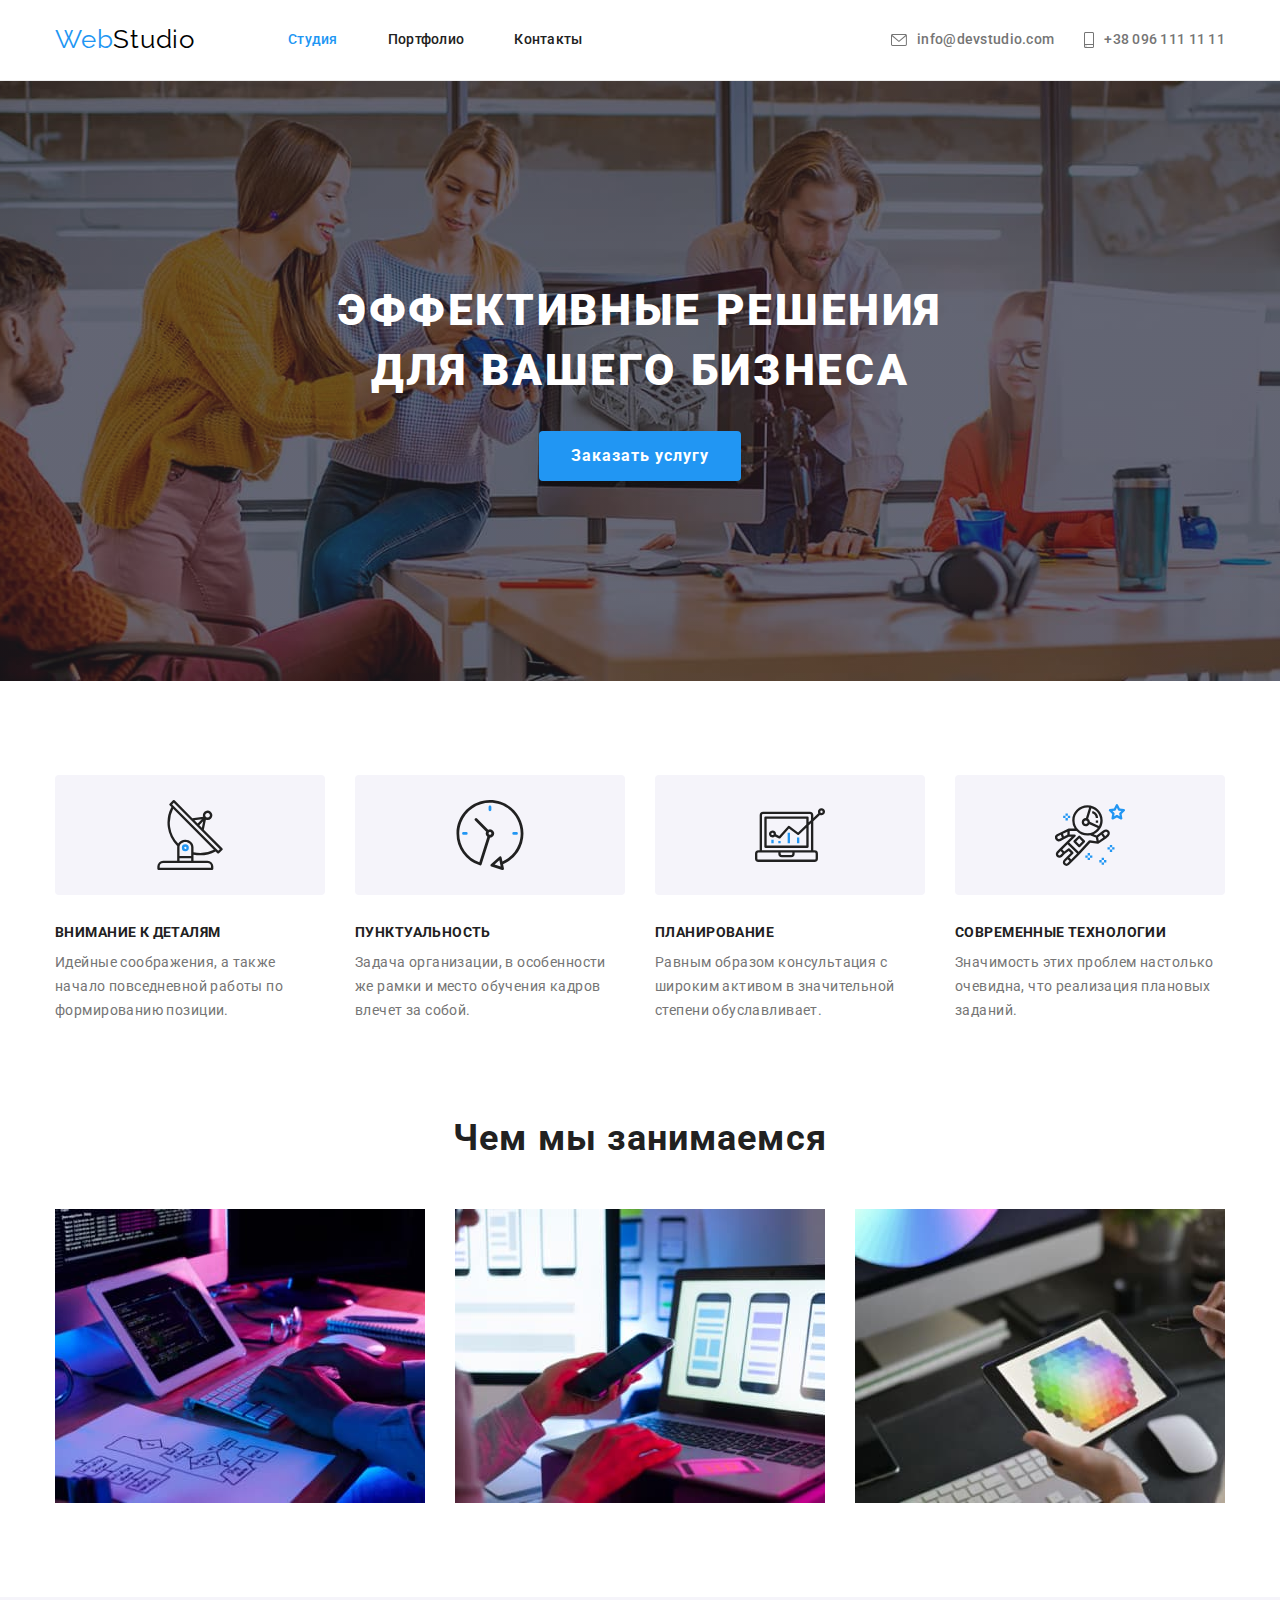
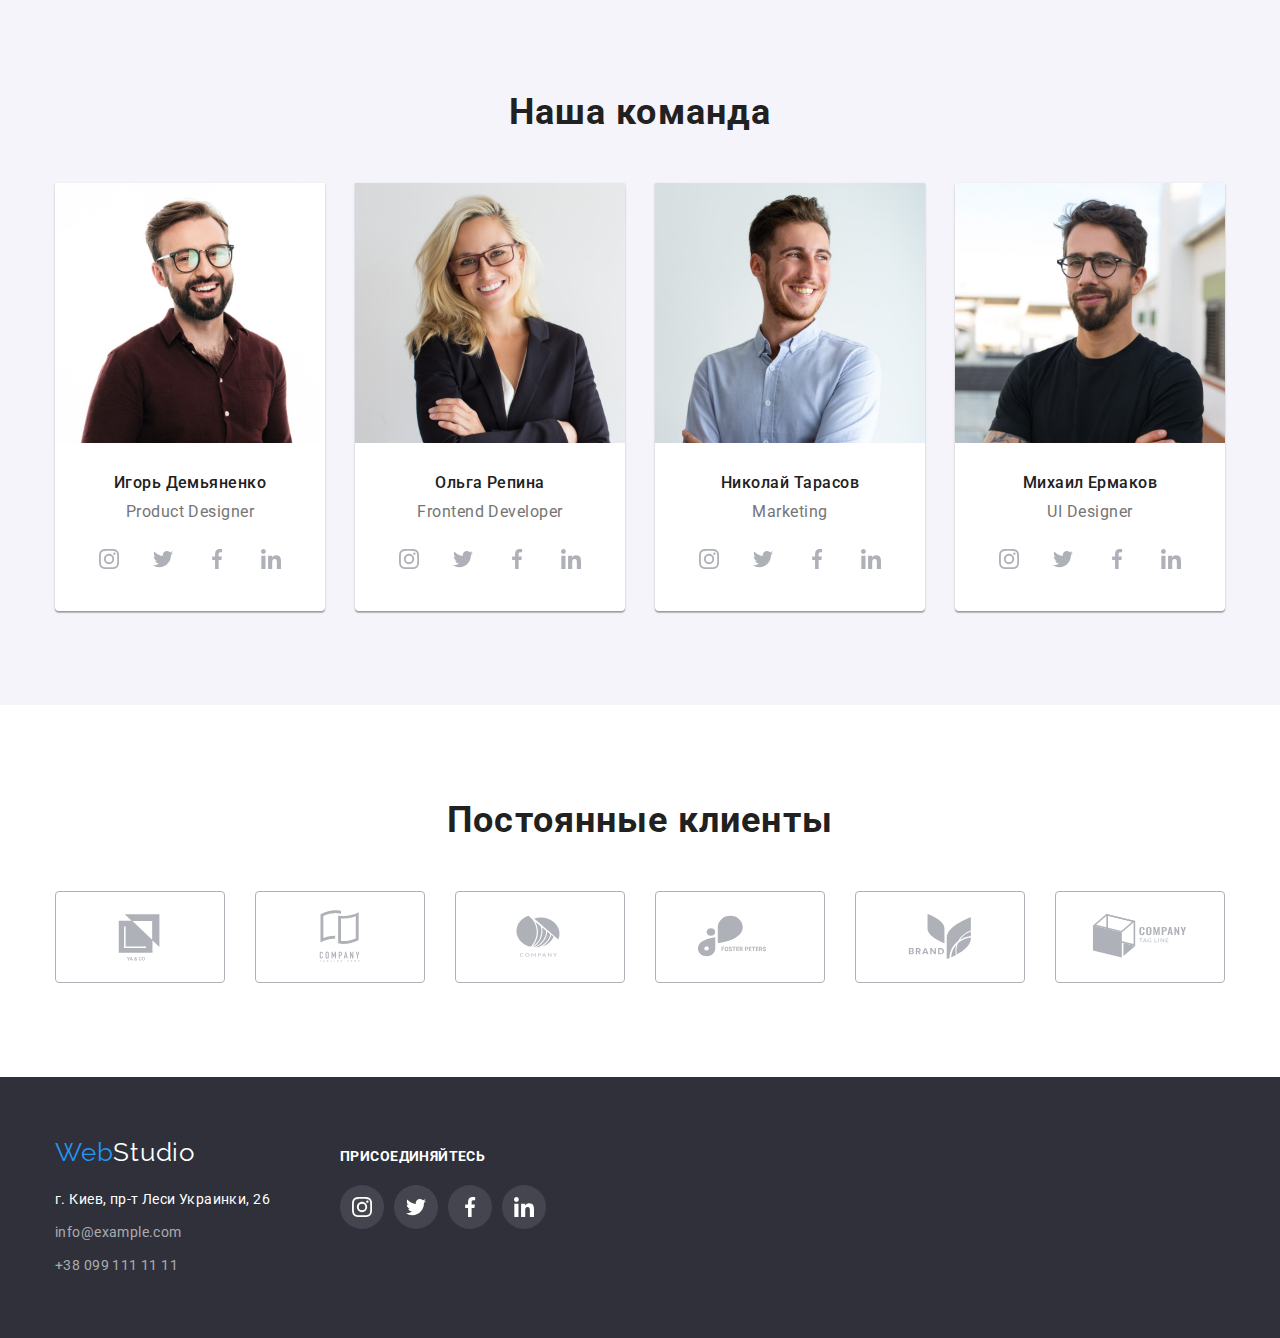
<file: index.html>
<!DOCTYPE html>
<html lang="ru">
  <head>
    <meta charset="UTF-8" />
    <meta http-equiv="X-UA-Compatible" content="IE=edge" />
    <meta name="viewport" content="width=device-width, initial-scale=1.0" />
    <title>Main Page</title>
    <link
      rel="stylesheet"
      href="https://cdnjs.cloudflare.com/ajax/libs/modern-normalize/1.0.0/modern-normalize.min.css"
    />
    <link rel="preconnect" href="https://fonts.gstatic.com" />

    <link
      href="https://fonts.googleapis.com/css2?family=Raleway:wght@700&family=Roboto:wght@400;500;700;900&display=swap"
      rel="stylesheet"
    />

    <link rel="stylesheet" href="./css/styles.css" />
  </head>

  <body>
    <!-- ВЕРХНЯЯ ЛИНИЯ -->
    <header class="nav-header">
      <div class="container main-nav">
        <a href="./index.html" class="link-logo-header" lang="en"
          >Web<span class="sublogo-header">Studio</span></a
        >

        <nav>
          <ul class="list site-nav">
            <li class="item"><a class="link-nav current" href="">Студия</a></li>
            <li class="item">
              <a class="link-nav" href="./portfolio.html">Портфолио</a>
            </li>
            <li class="item"><a class="link-nav" href="">Контакты</a></li>
          </ul>
        </nav>

        <ul class="list list-contact">
          <li class="item cont-item">
            <a class="link-header" href="mailto:info@devstudio.com">
              <svg class="icon-envelope" width="16" height="12">
                <use href="./images/icons.svg#icon-envelope"></use>
              </svg>
              info@devstudio.com</a
            >
          </li>

          <li class="item cont-item">
            <a class="link-header" href="tel:+380961111111">
              <svg class="icon-smartphone" width="10" height="16">
                <use href="./images/icons.svg#icon-smartphone"></use>
              </svg>
              +38 096 111 11 11</a
            >
          </li>
        </ul>
      </div>
    </header>

    <main>
      <!-- ШАПКА - ГЕРОЙ  -->
      <section class="hero-section overlay">
        <div class="container">
          <h1 class="hero-title">Эффективные решения для вашего бизнеса</h1>
          <button class="studio-button" type="button">Заказать услугу</button>
        </div>
      </section>

      <!-- ОСОБЕННОСТИ -->
      <section class="features-section">
        <div class="container">
          <h2 class="visually-hidden">Особенности</h2>
          <ul class="list card-set">
            <li class="item">
              <div class="icon-card-set">
                <svg class="features-icon" width="70" height="70">
                  <use href="./images/icons.svg#icon-antenna"></use>
                </svg>
              </div>

              <h3 class="features-list-title">Внимание к деталям</h3>
              <p class="features-text">
                Идейные соображения, а также начало повседневной работы по
                формированию позиции.
              </p>
            </li>

            <li class="item">
              <div class="icon-card-set">
                <svg class="features-icon" width="70" height="70">
                  <use href="./images/icons.svg#icon-clock"></use>
                </svg>
              </div>
              <h3 class="features-list-title">Пунктуальность</h3>
              <p class="features-text">
                Задача организации, в особенности же рамки и место обучения
                кадров влечет за собой.
              </p>
            </li>

            <li class="item">
              <div class="icon-card-set">
                <svg class="features-icon" width="70" height="70">
                  <use href="./images/icons.svg#icon-diagram"></use>
                </svg>
              </div>
              <h3 class="features-list-title">Планирование</h3>
              <p class="features-text">
                Равным образом консультация с широким активом в значительной
                степени обуславливает.
              </p>
            </li>

            <li class="item">
              <div class="icon-card-set">
                <svg class="features-icon" width="70" height="70">
                  <use href="./images/icons.svg#icon-astronaut"></use>
                </svg>
              </div>
              <h3 class="features-list-title">Современные технологии</h3>
              <p class="features-text">
                Значимость этих проблем настолько очевидна, что реализация
                плановых заданий.
              </p>
            </li>
          </ul>
        </div>
      </section>

      <!-- ЧЕМ МЫ ЗАНИМАЕМСЯ -->
      <section class="work-section">
        <div class="container">
          <h2 class="work-title">Чем мы занимаемся</h2>
          <ul class="list our-works">
            <li class="item">
              <img
                src="./images/about/box1.jpg"
                alt="Пишем программы"
                width="370"
              />
            </li>
            <li class="item">
              <img
                src="./images/about/box2.jpg"
                alt="Тестируем программы"
                width="370"
              />
            </li>
            <li class="item">
              <img
                src="./images/about/box3.jpg"
                alt="Внедряем программы в эксплуатацию"
                width="370"
              />
            </li>
          </ul>
        </div>
      </section>

      <!-- НАША КОМАНДА -->
      <section class="team-section">
        <div class="container">
          <h2 class="team-title">Наша команда</h2>
          <ul class="list our-team">
            <li class="item">
              <img
                src="./images/team/product_designer_igor.jpg"
                alt="Игорь Демьяненко Product Designer"
                width="270"
              />
              <div class="content">
                <h3 class="team-title-list">Игорь Демьяненкo</h3>
                <p class="team-text">Product Designer</p>
                <ul class="list social-icons">
                  <li class="social-icons-item">
                    <a href="" class="social-icons-link">
                      <svg class="social-icons-svg" width="20" height="20">
                        <use href="./images/icons.svg#icon-instagram"></use>
                      </svg>
                    </a>
                  </li>

                  <li class="social-icons-item">
                    <a href="" class="social-icons-link">
                      <svg class="social-icons-svg" width="20" height="20">
                        <use href="./images/icons.svg#icon-twitter"></use>
                      </svg>
                    </a>
                  </li>

                  <li class="social-icons-item">
                    <a href="" class="social-icons-link">
                      <svg class="social-icons-svg" width="20" height="20">
                        <use href="./images/icons.svg#icon-facebook"></use>
                      </svg>
                    </a>
                  </li>

                  <li class="social-icons-item">
                    <a href="" class="social-icons-link">
                      <svg class="social-icons-svg" width="20" height="20">
                        <use href="./images/icons.svg#icon-linkedin"></use>
                      </svg>
                    </a>
                  </li>
                </ul>
              </div>
            </li>
            <li class="item">
              <img
                src="./images/team/frontend_developer_olga.jpg"
                alt="Ольга Репина Frontend Developer"
                width="270"
              />
              <div class="content">
                <h3 class="team-title-list">Ольга Репина</h3>
                <p class="team-text">Frontend Developer</p>
                <ul class="list social-icons">
                  <li class="social-icons-item">
                    <a href="" class="social-icons-link">
                      <svg class="social-icons-svg" width="20" height="20">
                        <use href="./images/icons.svg#icon-instagram"></use>
                      </svg>
                    </a>
                  </li>

                  <li class="social-icons-item">
                    <a href="" class="social-icons-link">
                      <svg class="social-icons-svg" width="20" height="20">
                        <use href="./images/icons.svg#icon-twitter"></use>
                      </svg>
                    </a>
                  </li>

                  <li class="social-icons-item">
                    <a href="" class="social-icons-link">
                      <svg class="social-icons-svg" width="20" height="20">
                        <use href="./images/icons.svg#icon-facebook"></use>
                      </svg>
                    </a>
                  </li>

                  <li class="social-icons-item">
                    <a href="" class="social-icons-link">
                      <svg class="social-icons-svg" width="20" height="20">
                        <use href="./images/icons.svg#icon-linkedin"></use>
                      </svg>
                    </a>
                  </li>
                </ul>
              </div>
            </li>
            <li class="item">
              <img
                src="./images/team/marketing_nikolay.jpg"
                alt="Николай Тарасов Marketing"
                width="270"
              />
              <div class="content">
                <h3 class="team-title-list">Николай Тарасов</h3>
                <p class="team-text">Marketing</p>
                <ul class="list social-icons">
                  <li class="social-icons-item">
                    <a href="" class="social-icons-link">
                      <svg class="social-icons-svg" width="20" height="20">
                        <use href="./images/icons.svg#icon-instagram"></use>
                      </svg>
                    </a>
                  </li>

                  <li class="social-icons-item">
                    <a href="" class="social-icons-link">
                      <svg class="social-icons-svg" width="20" height="20">
                        <use href="./images/icons.svg#icon-twitter"></use>
                      </svg>
                    </a>
                  </li>

                  <li class="social-icons-item">
                    <a href="" class="social-icons-link">
                      <svg class="social-icons-svg" width="20" height="20">
                        <use href="./images/icons.svg#icon-facebook"></use>
                      </svg>
                    </a>
                  </li>

                  <li class="social-icons-item">
                    <a href="" class="social-icons-link">
                      <svg class="social-icons-svg" width="20" height="20">
                        <use href="./images/icons.svg#icon-linkedin"></use>
                      </svg>
                    </a>
                  </li>
                </ul>
              </div>
            </li>
            <li class="item">
              <img
                src="./images/team/ui_designer_mihail.jpg"
                alt="Михаил Ермаков UI Designer"
                width="270"
              />
              <div class="content">
                <h3 class="team-title-list">Михаил Ермаков</h3>
                <p class="team-text">UI Designer</p>
                <ul class="list social-icons">
                  <li class="social-icons-item">
                    <a href="" class="social-icons-link">
                      <svg class="social-icons-svg" width="20" height="20">
                        <use href="./images/icons.svg#icon-instagram"></use>
                      </svg>
                    </a>
                  </li>

                  <li class="social-icons-item">
                    <a href="" class="social-icons-link">
                      <svg class="social-icons-svg" width="20" height="20">
                        <use href="./images/icons.svg#icon-twitter"></use>
                      </svg>
                    </a>
                  </li>

                  <li class="social-icons-item">
                    <a href="" class="social-icons-link">
                      <svg class="social-icons-svg" width="20" height="20">
                        <use href="./images/icons.svg#icon-facebook"></use>
                      </svg>
                    </a>
                  </li>

                  <li class="social-icons-item">
                    <a href="" class="social-icons-link">
                      <svg class="social-icons-svg" width="20" height="20">
                        <use href="./images/icons.svg#icon-linkedin"></use>
                      </svg>
                    </a>
                  </li>
                </ul>
              </div>
            </li>
          </ul>
        </div>
      </section>

      <!-- ПОСТОЯННЫЕ КЛИЕНТЫ -->
      <section class="section reg-customers">
        <div class="container">
          <h2 class="title">Постоянные клиенты</h2>
          <ul class="list set-customers">
            <li class="item">
              <a
                href=""
                class="logo-customers"
                target="_blank"
                rel="noopener noreferrer"
              >
                <svg class="icon-Logo" width="106" height="60">
                  <use href="./images/icons.svg#icon-Logo-1"></use>
                </svg>
              </a>
            </li>

            <li class="item">
              <a
                href=""
                class="logo-customers"
                target="_blank"
                rel="noopener noreferrer"
              >
                <svg class="icon-Logo" width="106" height="60">
                  <use href="./images/icons.svg#icon-Logo-2"></use>
                </svg>
              </a>
            </li>

            <li class="item">
              <a
                href=""
                class="logo-customers"
                target="_blank"
                rel="noopener noreferrer"
              >
                <svg class="icon-Logo" width="106" height="60">
                  <use href="./images/icons.svg#icon-Logo-3"></use>
                </svg>
              </a>
            </li>

            <li class="item">
              <a
                href=""
                class="logo-customers"
                target="_blank"
                rel="noopener noreferrer"
              >
                <svg class="icon-Logo" width="106" height="60">
                  <use href="./images/icons.svg#icon-Logo-4"></use>
                </svg>
              </a>
            </li>

            <li class="item">
              <a
                href=""
                class="logo-customers"
                target="_blank"
                rel="noopener noreferrer"
              >
                <svg class="icon-Logo" width="106" height="60">
                  <use href="./images/icons.svg#icon-Logo-5"></use>
                </svg>
              </a>
            </li>

            <li class="item">
              <a
                href=""
                class="logo-customers"
                target="_blank"
                rel="noopener noreferrer"
              >
                <svg class="icon-Logo" width="106" height="60">
                  <use href="./images/icons.svg#icon-Logo-6"></use>
                </svg>
              </a>
            </li>
          </ul>
        </div>
      </section>
    </main>

    <!-- ПОДВАЛ -->
    <footer class="footer">
      <div class="container">
        <div class="footer-row">
          <div class="footer-address">
            <a href="./index.html" class="link-logo-footer" lang="en"
              >Web<span class="sublogo-footer">Studio</span></a
            >
            <address>
              <ul class="list">
                <li class="item">
                  <a
                    class="link-address"
                    href="https://goo.gl/maps/Poxogy9ZwxsRHQay8"
                    target="_blank"
                    >г. Киев, пр-т Леси Украинки, 26</a
                  >
                </li>
                <li class="item">
                  <a class="link-footer" href="mailto:info@example.com"
                    >info@example.com</a
                  >
                </li>
                <li class="item">
                  <a class="link-footer" href="tel:+380991111111"
                    >+38 099 111 11 11</a
                  >
                </li>
              </ul>
            </address>
          </div>

          <!-- Присоединяйтесь -->
          <div class="footer-social">
            <p class="footer-social-subscribe">Присоединяйтесь</p>
            <ul class="list social-icons">
              <li class="social-icons-item">
                <a href="" class="footer-social-icons-link">
                  <svg class="footer-social-icons-svg" width="20" height="20">
                    <use href="./images/icons.svg#icon-instagram"></use>
                  </svg>
                </a>
              </li>

              <li class="social-icons-item">
                <a href="" class="footer-social-icons-link">
                  <svg class="footer-social-icons-svg" width="20" height="20">
                    <use href="./images/icons.svg#icon-twitter"></use>
                  </svg>
                </a>
              </li>

              <li class="social-icons-item">
                <a href="" class="footer-social-icons-link">
                  <svg class="footer-social-icons-svg" width="20" height="20">
                    <use href="./images/icons.svg#icon-facebook"></use>
                  </svg>
                </a>
              </li>

              <li class="social-icons-item">
                <a href="" class="footer-social-icons-link">
                  <svg class="footer-social-icons-svg" width="20" height="20">
                    <use href="./images/icons.svg#icon-linkedin"></use>
                  </svg>
                </a>
              </li>
            </ul>
          </div>
        </div>
      </div>
    </footer>
  </body>
</html>
</file>
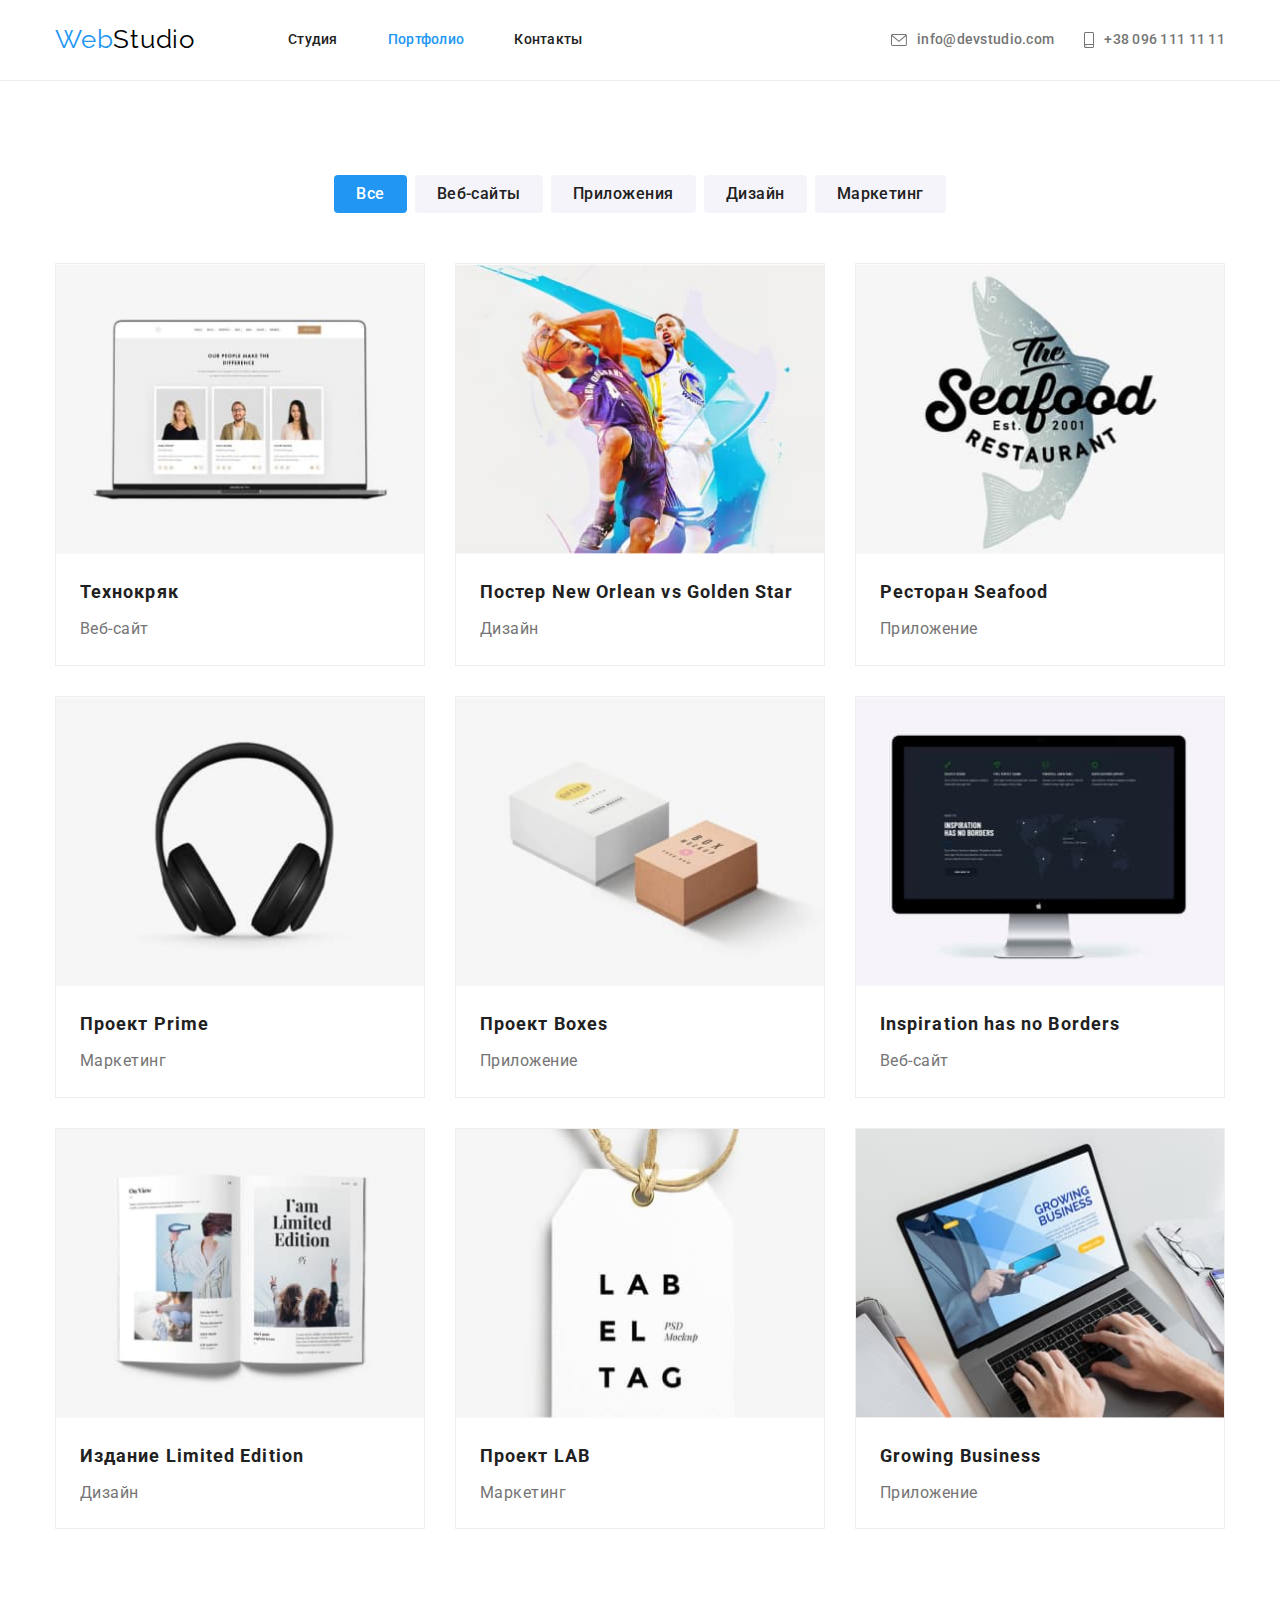
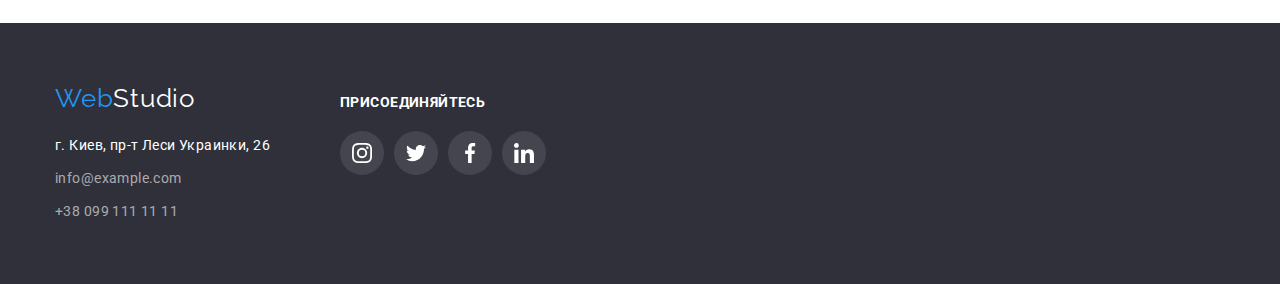
<file: portfolio.html>
<!DOCTYPE html>
<html lang="ru">
  <head>
    <meta charset="UTF-8" />
    <meta http-equiv="X-UA-Compatible" content="IE=edge" />
    <meta name="viewport" content="width=device-width, initial-scale=1.0" />
    <title>Portfolio</title>
    <link rel="preconnect" href="https://fonts.gstatic.com" />
    <link
      href="https://fonts.googleapis.com/css2?family=Raleway:wght@700&family=Roboto:wght@400;500;700;900&display=swap"
      rel="stylesheet"
    />
    <link
      rel="stylesheet"
      href="https://cdnjs.cloudflare.com/ajax/libs/modern-normalize/1.0.0/modern-normalize.min.css"
    />
    <link rel="stylesheet" href="./css/styles.css" />
  </head>

  <body>
    <!-- ВЕРХНЯЯ ЛИНИЯ -->
    <header class="nav-header">
      <div class="container main-nav">
        <a href="./index.html" class="link-logo-header" lang="en"
          >Web<span class="sublogo-header">Studio</span></a
        >

        <nav>
          <ul class="list site-nav">
            <li class="item">
              <a class="link-nav" href="./index.html">Студия</a>
            </li>
            <li class="item">
              <a class="link-nav current" href="">Портфолио</a>
            </li>
            <li class="item"><a class="link-nav" href="">Контакты</a></li>
          </ul>
        </nav>

        <ul class="list list-contact">
          <li class="item cont-item">
            <a class="link-header" href="mailto:info@devstudio.com">
              <svg class="icon-envelope" width="16" height="12">
                <use href="./images/icons.svg#icon-envelope"></use>
              </svg>
              info@devstudio.com</a
            >
          </li>

          <li class="item cont-item">
            <a class="link-header" href="tel:+380961111111">
              <svg class="icon-smartphone" width="10" height="16">
                <use href="./images/icons.svg#icon-smartphone"></use>
              </svg>
              +38 096 111 11 11</a
            >
          </li>
        </ul>
      </div>
    </header>

    <main>
      <!-- PORTFOLIO -->
      <section class="section-portfolio">
        <div class="container">
          <h1 class="visually-hidden">Наше Портфолио</h1>
          <!-- Filters -->
          <ul class="list button-list">
            <li class="item">
              <button class="button-portfolio actively" type="button">
                Все
              </button>
            </li>
            <li class="item">
              <button class="button-portfolio" type="button">Веб-сайты</button>
            </li>
            <li class="item">
              <button class="button-portfolio" type="button">Приложения</button>
            </li>
            <li class="item">
              <button class="button-portfolio" type="button">Дизайн</button>
            </li>
            <li class="item">
              <button class="button-portfolio" type="button">Маркетинг</button>
            </li>
          </ul>

          <!--Portfolio items-->
          <ul class="list our-projects">
            <li class="item">
              <a href="" class="cards-link">
                <img
                  src="./images/portfolio/portfolio1.jpg"
                  alt="Веб-сайтТехнокряк"
                  width="370"
                />
                <div class="description">
                  <h2 class="name-work">Технокряк</h2>
                  <p class="portfolio-name">Веб-сайт</p>
                </div>
              </a>
            </li>

            <li class="item">
              <a href="" class="cards-link">
                <img
                  src="./images/portfolio/portfolio2.jpg"
                  alt="Дизайн Постер New Orlean vs Golden Star"
                  width="370"
                />
                <div class="description">
                  <h2 class="name-work">Постер New Orlean vs Golden Star</h2>
                  <p class="portfolio-name">Дизайн</p>
                </div>
              </a>
            </li>

            <li class="item">
              <a href="" class="cards-link">
                <img
                  src="./images/portfolio/portfolio3.jpg"
                  alt="Приложение Ресторан Seafood"
                  width="370"
                />
                <div class="description">
                  <h2 class="name-work">Ресторан Seafood</h2>
                  <p class="portfolio-name">Приложение</p>
                </div>
              </a>
            </li>

            <li class="item">
              <a href="" class="cards-link">
                <img
                  src="./images/portfolio/portfolio4.jpg"
                  alt="Маркетинг Проект Prime"
                  width="370"
                />
                <div class="description">
                  <h2 class="name-work">Проект Prime</h2>
                  <p class="portfolio-name">Маркетинг</p>
                </div>
              </a>
            </li>

            <li class="item">
              <a href="" class="cards-link">
                <img
                  src="./images/portfolio/portfolio5.jpg"
                  alt="Приложение роект Boxes"
                  width="370"
                />
                <div class="description">
                  <h2 class="name-work">Проект Boxes</h2>
                  <p class="portfolio-name">Приложение</p>
                </div>
              </a>
            </li>

            <li class="item">
              <a href="" class="cards-link">
                <img
                  src="./images/portfolio/portfolio6.jpg"
                  alt="Веб-сайт Inspiration has no Borders"
                  width="370"
                />
                <div class="description">
                  <h2 class="name-work">Inspiration has no Borders</h2>
                  <p class="portfolio-name">Веб-сайт</p>
                </div>
              </a>
            </li>

            <li class="item">
              <a href="" class="cards-link">
                <img
                  src="./images/portfolio/portfolio7.jpg"
                  alt="Дизайн Издание Limited Edition"
                  width="370"
                />
                <div class="description">
                  <h2 class="name-work">Издание Limited Edition</h2>
                  <p class="portfolio-name">Дизайн</p>
                </div>
              </a>
            </li>

            <li class="item">
              <a href="" class="cards-link">
                <img
                  src="./images/portfolio/portfolio8.jpg"
                  alt="Маркетинг Проект LAB"
                  width="370"
                />
                <div class="description">
                  <h2 class="name-work">Проект LAB</h2>
                  <p class="portfolio-name">Маркетинг</p>
                </div>
              </a>
            </li>

            <li class="item">
              <a href="" class="cards-link">
                <img
                  src="./images/portfolio/portfolio9.jpg"
                  alt="Приложение Growing Business"
                  width="370"
                />
                <div class="description">
                  <h2 class="name-work">Growing Business</h2>
                  <p class="portfolio-name">Приложение</p>
                </div>
              </a>
            </li>
          </ul>
        </div>
      </section>
    </main>

    <!-- ПОДВАЛ -->
    <footer class="footer">
      <div class="container">
        <div class="footer-row">
          <div class="footer-address">
            <a href="./index.html" class="link-logo-footer" lang="en"
              >Web<span class="sublogo-footer">Studio</span></a
            >
            <address>
              <ul class="list">
                <li class="item">
                  <a
                    class="link-address"
                    href="https://goo.gl/maps/Poxogy9ZwxsRHQay8"
                    target="_blank"
                    >г. Киев, пр-т Леси Украинки, 26</a
                  >
                </li>
                <li class="item">
                  <a class="link-footer" href="mailto:info@example.com"
                    >info@example.com</a
                  >
                </li>
                <li class="item">
                  <a class="link-footer" href="tel:+380991111111"
                    >+38 099 111 11 11</a
                  >
                </li>
              </ul>
            </address>
          </div>

          <!-- Присоединяйтесь -->
          <div class="footer-social">
            <p class="footer-social-subscribe">Присоединяйтесь</p>
            <ul class="list social-icons">
              <li class="social-icons-item">
                <a href="" class="footer-social-icons-link">
                  <svg class="footer-social-icons-svg" width="20" height="20">
                    <use href="./images/icons.svg#icon-instagram"></use>
                  </svg>
                </a>
              </li>

              <li class="social-icons-item">
                <a href="" class="footer-social-icons-link">
                  <svg class="footer-social-icons-svg" width="20" height="20">
                    <use href="./images/icons.svg#icon-twitter"></use>
                  </svg>
                </a>
              </li>

              <li class="social-icons-item">
                <a href="" class="footer-social-icons-link">
                  <svg class="footer-social-icons-svg" width="20" height="20">
                    <use href="./images/icons.svg#icon-facebook"></use>
                  </svg>
                </a>
              </li>

              <li class="social-icons-item">
                <a href="" class="footer-social-icons-link">
                  <svg class="footer-social-icons-svg" width="20" height="20">
                    <use href="./images/icons.svg#icon-linkedin"></use>
                  </svg>
                </a>
              </li>
            </ul>
          </div>
        </div>
      </div>
    </footer>
  </body>
</html>
</file>
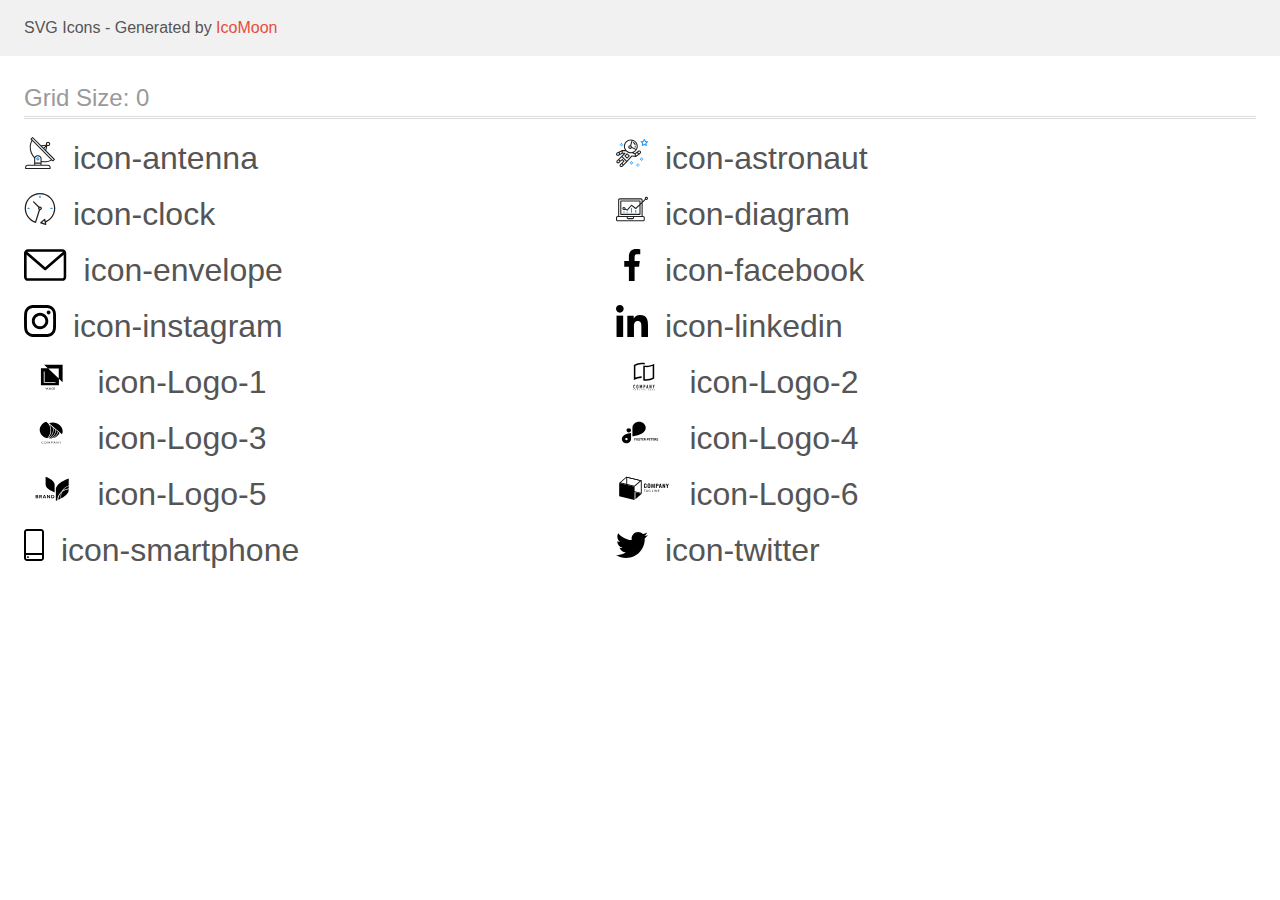
<file: images/icons/icomoon/demo.html>
<!doctype html>
<html>
<head>
    <title>IcoMoon - SVG Icons</title>
    <meta charset="utf-8">
    <meta name="viewport" content="width=device-width, initial-scale=1">
    <link rel="stylesheet" href="demo-files/demo.css">
    <link rel="stylesheet" href="style.css">
</head>
<body>
<svg aria-hidden="true" style="position: absolute; width: 0; height: 0; overflow: hidden;" version="1.1" xmlns="http://www.w3.org/2000/svg" xmlns:xlink="http://www.w3.org/1999/xlink">
<defs>
<symbol id="icon-antenna" viewBox="0 0 32 32">
<path fill="#212121" style="fill: var(--color1, #212121)" d="M30.773 22.098l-8.443-8.505 0.937-4.615c0.242 0.094 0.499 0.144 0.758 0.146h0.006c1.192 0.014 2.17-0.941 2.184-2.133s-0.941-2.17-2.133-2.184c-1.192-0.014-2.17 0.941-2.184 2.133-0.003 0.255 0.039 0.509 0.125 0.749l-4.96 0.605-8.091-8.133c-0.099-0.101-0.235-0.159-0.377-0.16-0.14 0.001-0.274 0.056-0.373 0.155l-1.513 1.504c-0.208 0.208-0.208 0.546 0 0.754l0.814 0.826c-3.153 5.798-2.129 12.978 2.519 17.663 0.043 0.041 0.092 0.074 0.146 0.098-0.034 0.18-0.051 0.364-0.052 0.547v6.187h-6.4c-1.472 0.002-2.665 1.195-2.667 2.667v1.067c0 0.295 0.239 0.533 0.533 0.533h24.533c0.295 0 0.533-0.239 0.533-0.533v-1.067c-0.002-1.472-1.195-2.665-2.667-2.667h-6.4v-2.742c1.003 0.21 2.024 0.317 3.049 0.32 2.458-0.003 4.877-0.615 7.040-1.783l0.818 0.823c0.099 0.101 0.235 0.159 0.377 0.16 0.14-0.001 0.274-0.056 0.373-0.155l1.513-1.504c0.208-0.208 0.208-0.546 0-0.754zM23.28 6.233c0.418-0.415 1.093-0.414 1.508 0.004s0.414 1.093-0.004 1.508c-0.2 0.199-0.47 0.31-0.752 0.31h-0.003c-0.589-0.003-1.064-0.483-1.061-1.072 0.002-0.282 0.115-0.552 0.314-0.751h-0.002zM22.024 9.738l-0.598 2.946-1.175-1.182 1.774-1.763zM21.419 8.836l-1.92 1.909-1.485-1.493 3.405-0.415zM24.004 28.8c0.884 0 1.6 0.716 1.6 1.6v0.533h-23.467v-0.533c0-0.884 0.716-1.6 1.6-1.6h20.267zM16.537 26.667v1.067h-5.333v-1.067h5.333zM11.204 25.6v-4.053c0-1.294 1.196-2.347 2.667-2.347s2.667 1.053 2.667 2.347v4.053h-5.333zM17.604 23.904v-2.357c0-1.882-1.675-3.413-3.733-3.413-1.331-0.020-2.576 0.657-3.281 1.786-4.058-4.274-4.971-10.645-2.279-15.887l18.602 18.708c-2.872 1.461-6.165 1.873-9.309 1.163zM28.893 23.22l-21.057-21.181 0.755-0.752 7.935 7.98c0.004 0 0.006 0.007 0.010 0.010l13.115 13.191-0.757 0.752z"></path>
<path fill="#2196f3" style="fill: var(--color2, #2196f3)" d="M13.876 20.267h-0.005c-0.884-0.001-1.601 0.714-1.602 1.598s0.714 1.601 1.598 1.602h0.005c0.884 0.001 1.601-0.714 1.602-1.598s-0.714-1.601-1.598-1.602zM14.249 22.245c-0.1 0.1-0.236 0.156-0.378 0.155-0.295-0.002-0.532-0.242-0.531-0.536 0.001-0.141 0.057-0.276 0.157-0.375s0.233-0.154 0.373-0.155c0.295 0.002 0.532 0.241 0.53 0.536-0.001 0.141-0.057 0.276-0.157 0.375h0.005z"></path>
</symbol>
<symbol id="icon-astronaut" viewBox="0 0 32 32">
<path fill="#2196f3" style="fill: var(--color2, #2196f3)" d="M31.974 4.524c-0.063-0.193-0.229-0.333-0.43-0.363l-1.91-0.278-0.855-1.731c-0.179-0.365-0.777-0.365-0.956 0l-0.855 1.731-1.91 0.278c-0.201 0.029-0.367 0.17-0.431 0.363-0.062 0.193-0.011 0.405 0.135 0.547l1.383 1.348-0.326 1.903c-0.034 0.2 0.048 0.402 0.212 0.522 0.166 0.121 0.382 0.135 0.562 0.040l1.709-0.899 1.709 0.899c0.078 0.041 0.164 0.061 0.249 0.061 0.11 0 0.221-0.034 0.314-0.102 0.164-0.119 0.246-0.322 0.212-0.522l-0.326-1.903 1.383-1.348c0.145-0.142 0.197-0.354 0.135-0.547zM29.511 5.851c-0.125 0.122-0.183 0.299-0.153 0.472l0.191 1.114-1-0.526c-0.078-0.041-0.163-0.061-0.249-0.061s-0.17 0.020-0.249 0.061l-1.001 0.526 0.191-1.114c0.030-0.173-0.028-0.349-0.153-0.472l-0.81-0.789 1.119-0.163c0.174-0.025 0.324-0.134 0.402-0.292l0.5-1.013 0.5 1.013c0.078 0.157 0.228 0.267 0.402 0.292l1.119 0.163-0.809 0.789z"></path>
<path fill="#2196f3" style="fill: var(--color2, #2196f3)" d="M26.134 20.522h-1.067v1.067h1.067v-1.067z"></path>
<path fill="#2196f3" style="fill: var(--color2, #2196f3)" d="M26.134 22.656h-1.067v1.067h1.067v-1.067z"></path>
<path fill="#2196f3" style="fill: var(--color2, #2196f3)" d="M27.2 21.589h-1.067v1.067h1.067v-1.067z"></path>
<path fill="#2196f3" style="fill: var(--color2, #2196f3)" d="M25.067 21.589h-1.067v1.067h1.067v-1.067z"></path>
<path fill="#2196f3" style="fill: var(--color2, #2196f3)" d="M22.4 26.389h-1.067v1.067h1.067v-1.067z"></path>
<path fill="#2196f3" style="fill: var(--color2, #2196f3)" d="M22.4 28.522h-1.067v1.067h1.067v-1.067z"></path>
<path fill="#2196f3" style="fill: var(--color2, #2196f3)" d="M23.467 27.456h-1.067v1.067h1.067v-1.067z"></path>
<path fill="#2196f3" style="fill: var(--color2, #2196f3)" d="M21.333 27.456h-1.067v1.067h1.067v-1.067z"></path>
<path fill="#2196f3" style="fill: var(--color2, #2196f3)" d="M16 24.256h-1.067v1.067h1.067v-1.067z"></path>
<path fill="#2196f3" style="fill: var(--color2, #2196f3)" d="M16 26.389h-1.067v1.067h1.067v-1.067z"></path>
<path fill="#2196f3" style="fill: var(--color2, #2196f3)" d="M17.067 25.322h-1.067v1.067h1.067v-1.067z"></path>
<path fill="#2196f3" style="fill: var(--color2, #2196f3)" d="M14.933 25.322h-1.067v1.067h1.067v-1.067z"></path>
<path fill="#2196f3" style="fill: var(--color2, #2196f3)" d="M5.867 6.122h-1.067v1.067h1.067v-1.067z"></path>
<path fill="#2196f3" style="fill: var(--color2, #2196f3)" d="M5.867 8.255h-1.067v1.067h1.067v-1.067z"></path>
<path fill="#2196f3" style="fill: var(--color2, #2196f3)" d="M6.933 7.189h-1.067v1.067h1.067v-1.067z"></path>
<path fill="#2196f3" style="fill: var(--color2, #2196f3)" d="M4.8 7.189h-1.067v1.067h1.067v-1.067z"></path>
<path fill="#212121" style="fill: var(--color1, #212121)" d="M24.715 14.159c-0.287-0.388-0.709-0.637-1.188-0.705-0.481-0.068-0.956 0.058-1.34 0.352l-1.252 0.96-1.898 1.417-1.358-0.541c2.421-1.086 4.114-3.508 4.114-6.32 0-3.823-3.123-6.933-6.961-6.933s-6.961 3.11-6.961 6.933c0 1.386 0.414 2.674 1.12 3.758l-2.764-0.024c-0.002 0-0.003 0-0.005 0-0.009 0-0.015 0.004-0.023 0.005-0.053 0.002-0.105 0.013-0.155 0.031-0.013 0.005-0.026 0.008-0.038 0.013-0.006 0.003-0.013 0.003-0.019 0.006l-3.233 1.596c-0.001 0-0.001 0-0.001 0.001l-1.893 0.911c-0.021 0.009-0.042 0.021-0.063 0.035-0.755 0.502-1.012 1.489-0.598 2.295 0.22 0.429 0.595 0.745 1.056 0.889 0.178 0.055 0.359 0.083 0.539 0.083 0.29 0 0.577-0.071 0.839-0.211l1.388-0.738 2.264-1.169 1.357-0.008-5.442 5.416c-0.001 0.001-0.001 0.001-0.002 0.001l-1.339 1.333c-0.316 0.315-0.49 0.732-0.49 1.178s0.174 0.863 0.49 1.179c0.325 0.323 0.752 0.485 1.179 0.485s0.854-0.162 1.18-0.485l1.314-1.309 1.741-1.3 0.901 0.897-1.762 1.754c-0 0.001-0.001 0.001-0.002 0.001l-1.339 1.333c-0.316 0.315-0.49 0.732-0.49 1.178s0.174 0.863 0.49 1.179c0.325 0.323 0.753 0.485 1.18 0.485s0.855-0.162 1.18-0.485l3.482-3.467c0.001-0.001 0.001-0.001 0.001-0.002l1.010-1-0.004-0.004c0.006-0.006 0.015-0.009 0.022-0.015l5.166-5.658 3.471 0.494c0.025 0.004 0.050 0.005 0.075 0.005 0.065 0 0.127-0.015 0.187-0.038 0.018-0.006 0.033-0.015 0.050-0.023 0.019-0.010 0.039-0.015 0.058-0.027l3.213-2.133c0.012-0.008 0.018-0.021 0.029-0.029 0.013-0.010 0.029-0.014 0.041-0.026l1.271-1.191c0.662-0.62 0.753-1.635 0.212-2.362zM2.13 17.77c-0.173 0.093-0.37 0.111-0.558 0.052-0.187-0.058-0.338-0.186-0.427-0.358-0.161-0.314-0.068-0.695 0.214-0.902l1.314-0.632 0.449 1.312-0.992 0.528zM5.628 15.942l-1.548 0.8-0.439-1.283 2.027-1.001-0.040 1.484zM20.727 9.322c0 0.918-0.219 1.785-0.599 2.559l-4.181-1.899c-0.044-0.573-0.341-1.075-0.788-1.388l1.464-4.86c2.378 0.756 4.105 2.974 4.105 5.588zM8.938 9.322c0-3.235 2.644-5.867 5.894-5.867 0.253 0 0.5 0.021 0.745 0.052l-1.432 4.754c-0.019-0.001-0.037-0.006-0.057-0.006-1.033 0-1.873 0.837-1.873 1.867s0.84 1.867 1.873 1.867c0.694 0 1.294-0.383 1.618-0.945l3.862 1.755c-1.075 1.446-2.795 2.39-4.737 2.39-3.25 0-5.894-2.632-5.894-5.867zM14.894 10.122c0 0.441-0.362 0.8-0.806 0.8s-0.806-0.359-0.806-0.8c0-0.441 0.362-0.8 0.806-0.8s0.806 0.359 0.806 0.8zM2.465 25.146c-0.236 0.234-0.619 0.234-0.854 0.001-0.114-0.114-0.176-0.263-0.176-0.423s0.062-0.309 0.176-0.421l0.962-0.958 0.851 0.848-0.959 0.955zM5.679 28.88c-0.236 0.234-0.619 0.235-0.855 0.001-0.114-0.114-0.176-0.263-0.176-0.423s0.062-0.309 0.176-0.421l0.963-0.959 0.852 0.848-0.96 0.955zM9.16 25.411c-0.001 0-0.001 0-0.002 0.001l-1.765 1.76-0.852-0.848 1.763-1.755c0 0 0 0 0-0s0.001-0.001 0.002-0.001c0.040-0.040 0.065-0.088 0.090-0.135 0.007-0.014 0.020-0.026 0.026-0.040 0.017-0.041 0.019-0.085 0.026-0.129 0.003-0.025 0.014-0.047 0.014-0.073 0-0.036-0.013-0.070-0.020-0.106-0.006-0.032-0.006-0.065-0.019-0.095-0.020-0.050-0.055-0.094-0.091-0.138-0.010-0.012-0.014-0.027-0.025-0.038 0 0 0 0-0.001 0s-0.001-0.002-0.001-0.002l-1.607-1.6c-0.017-0.017-0.039-0.024-0.058-0.038-0.028-0.022-0.055-0.042-0.087-0.058-0.030-0.015-0.061-0.024-0.093-0.033-0.034-0.010-0.067-0.017-0.103-0.020-0.033-0.002-0.063 0.001-0.095 0.005-0.036 0.004-0.069 0.009-0.104 0.020-0.034 0.011-0.063 0.027-0.094 0.045-0.020 0.011-0.042 0.015-0.061 0.029l-1.773 1.324-0.901-0.897 2.399-2.386 4.361 4.289-0.928 0.919zM15.979 18.394c-0.015-0.002-0.030 0.004-0.045 0.003-0.039-0.002-0.076 0.001-0.115 0.007-0.030 0.005-0.059 0.011-0.088 0.021-0.034 0.012-0.065 0.028-0.097 0.047-0.030 0.018-0.057 0.037-0.083 0.061-0.013 0.011-0.028 0.017-0.040 0.029l-4.698 5.146-4.328-4.257 2.833-2.818c0.209-0.208 0.21-0.546 0.002-0.755-0.105-0.105-0.243-0.157-0.381-0.156v-0.001l-2.219 0.013 0.028-1.607 3.104 0.027c1.265 1.294 3.029 2.101 4.981 2.101 0.437 0 0.864-0.045 1.279-0.123 0.040 0.032 0.079 0.065 0.13 0.085l2.41 0.96 0.331 1.644-3.003-0.427zM20.020 18.572l-0.313-1.558 1.446-1.080 0.947 1.257-2.080 1.381zM23.774 15.741l-0.838 0.785-0.931-1.236 0.831-0.637c0.155-0.119 0.351-0.168 0.543-0.143 0.193 0.027 0.364 0.128 0.48 0.284 0.217 0.292 0.18 0.699-0.085 0.947z"></path>
<path fill="#212121" style="fill: var(--color1, #212121)" d="M13.602 18.544l-2.143-2.133c-0.207-0.207-0.545-0.207-0.753 0l-2.142 2.133c-0.1 0.101-0.157 0.236-0.157 0.378s0.056 0.278 0.157 0.378l2.142 2.133c0.104 0.103 0.241 0.155 0.377 0.155s0.273-0.052 0.376-0.155l2.143-2.133c0.1-0.1 0.157-0.236 0.157-0.378s-0.057-0.278-0.157-0.378zM11.083 20.303l-1.387-1.381 1.387-1.381 1.387 1.381-1.387 1.381z"></path>
<path fill="#212121" style="fill: var(--color1, #212121)" d="M17.164 5.071l-0.258 1.036c0.071 0.018 1.738 0.452 1.738 2.149h1.067c-0-2.017-1.666-2.965-2.547-3.185z"></path>
<path fill="#212121" style="fill: var(--color1, #212121)" d="M19.711 9.322h-1.067v1.067h1.067v-1.067z"></path>
</symbol>
<symbol id="icon-clock" viewBox="0 0 32 32">
<path fill="#212121" style="fill: var(--color1, #212121)" d="M31.297 15.301c-0.002-8.452-6.855-15.303-15.308-15.301s-15.303 6.855-15.301 15.308c0.001 6.658 4.307 12.551 10.649 14.576 0.061 0.019 0.124 0.029 0.187 0.029 0.121-0 0.239-0.032 0.342-0.094 0.135-0.080 0.236-0.207 0.283-0.356l3.865-12.25c1.057-0.005 1.909-0.866 1.903-1.923s-0.866-1.909-1.923-1.903c-0.284 0.001-0.565 0.067-0.82 0.191l-5.106-5.107c-0.253-0.245-0.657-0.238-0.902 0.016-0.239 0.247-0.239 0.639 0 0.886l5.103 5.109c-0.392 0.799-0.168 1.764 0.536 2.309l-3.683 11.673c-7.278-2.681-11.004-10.754-8.323-18.032s10.754-11.004 18.032-8.323 11.004 10.754 8.323 18.032c-1.31 3.556-4.001 6.431-7.462 7.973l-0.398-1.874c-0.073-0.344-0.411-0.565-0.756-0.492-0.109 0.023-0.209 0.074-0.292 0.148l-3.837 3.426c-0.263 0.234-0.287 0.637-0.052 0.9 0.076 0.085 0.174 0.149 0.283 0.184l4.899 1.563c0.335 0.108 0.694-0.077 0.802-0.412 0.034-0.106 0.040-0.219 0.017-0.328l-0.391-1.839c5.664-2.388 9.342-7.942 9.329-14.089zM15.992 14.664c0.352 0 0.638 0.286 0.638 0.638s-0.286 0.638-0.638 0.638c-0.352 0-0.638-0.285-0.638-0.638s0.285-0.638 0.638-0.638zM18.093 29.528l2.184-1.948 0.603 2.84-2.787-0.892z"></path>
<path fill="#2196f3" style="fill: var(--color2, #2196f3)" d="M15.354 3.185v1.275c0 0.352 0.285 0.638 0.638 0.638s0.638-0.285 0.638-0.638v-1.275c0-0.352-0.286-0.638-0.638-0.638s-0.638 0.286-0.638 0.638z"></path>
<path fill="#2196f3" style="fill: var(--color2, #2196f3)" d="M3.876 14.664c-0.352 0-0.638 0.286-0.638 0.638s0.285 0.638 0.638 0.638h1.275c0.352 0 0.638-0.285 0.638-0.638s-0.285-0.638-0.638-0.638h-1.275z"></path>
<path fill="#2196f3" style="fill: var(--color2, #2196f3)" d="M28.108 15.939c0.352 0 0.638-0.285 0.638-0.638s-0.285-0.638-0.638-0.638h-1.275c-0.352 0-0.638 0.286-0.638 0.638s0.286 0.638 0.638 0.638h1.275z"></path>
</symbol>
<symbol id="icon-diagram" viewBox="0 0 32 32">
<path fill="#2196f3" style="fill: var(--color2, #2196f3)" d="M14.926 14.965h1.066v4.798h-1.066v-4.797z"></path>
<path fill="#2196f3" style="fill: var(--color2, #2196f3)" d="M19.19 17.097h1.066v2.665h-1.066v-2.665z"></path>
<path fill="#2196f3" style="fill: var(--color2, #2196f3)" d="M10.661 18.696h1.066v1.066h-1.066v-1.066z"></path>
<path fill="#2196f3" style="fill: var(--color2, #2196f3)" d="M7.463 18.163h1.066v1.599h-1.066v-1.599z"></path>
<path fill="#212121" style="fill: var(--color1, #212121)" d="M1.599 28.291h25.587c0.883 0 1.599-0.716 1.599-1.599v-2.132c0-0.883-0.716-1.599-1.599-1.599h-0.533v-13.293l3.028-2.868c0.703 0.346 1.553 0.136 2.013-0.499s0.396-1.508-0.152-2.068-1.42-0.644-2.065-0.198c-0.644 0.446-0.873 1.292-0.542 2.002l-2.281 2.163v-1.23c0-0.883-0.716-1.599-1.599-1.599h-21.322c-0.883 0-1.599 0.716-1.599 1.599v15.992h-0.533c-0.883 0-1.599 0.716-1.599 1.599v2.132c0 0.883 0.716 1.599 1.599 1.599zM30.384 4.837c0.294 0 0.533 0.239 0.533 0.533s-0.239 0.533-0.533 0.533c-0.294 0-0.533-0.239-0.533-0.533s0.239-0.533 0.533-0.533zM3.198 6.969c0-0.294 0.239-0.533 0.533-0.533h21.322c0.294 0 0.533 0.239 0.533 0.533v2.239l-1.066 1.013v-2.186c0-0.294-0.239-0.533-0.533-0.533h-19.19c-0.294 0-0.533 0.239-0.533 0.533v13.326c0 0.294 0.239 0.533 0.533 0.533h19.19c0.294 0 0.533-0.239 0.533-0.533v-9.674l1.066-1.010v12.284h-22.388v-15.992zM7.996 13.899c-0.721-0.002-1.354 0.478-1.546 1.174s0.105 1.433 0.725 1.801c0.62 0.368 1.41 0.276 1.928-0.226l1.853 0.93c0.215 0.108 0.476 0.057 0.636-0.123l3.939-4.431 3.872 2.901c0.208 0.156 0.498 0.139 0.686-0.039l3.365-3.188v8.131h-18.124v-12.26h18.124v2.66l-3.771 3.572-3.904-2.927c-0.222-0.166-0.534-0.135-0.718 0.072l-3.993 4.493-1.493-0.746c0.011-0.064 0.018-0.129 0.020-0.193 0-0.883-0.716-1.599-1.599-1.599zM8.529 15.498c0 0.294-0.239 0.533-0.533 0.533s-0.533-0.239-0.533-0.533c0-0.294 0.239-0.533 0.533-0.533s0.533 0.239 0.533 0.533zM11.727 24.027h5.331v0.533c0 0.294-0.239 0.533-0.533 0.533h-4.264c-0.294 0-0.533-0.239-0.533-0.533v-0.533zM1.066 24.56c0-0.294 0.239-0.533 0.533-0.533h9.062v0.533c0 0.883 0.716 1.599 1.599 1.599h4.264c0.883 0 1.599-0.716 1.599-1.599v-0.533h9.062c0.294 0 0.533 0.239 0.533 0.533v2.132c0 0.294-0.239 0.533-0.533 0.533h-25.587c-0.294 0-0.533-0.239-0.533-0.533v-2.132z"></path>
</symbol>
<symbol id="icon-envelope" viewBox="0 0 43 32">
<path d="M38.667 0h-34.667c-2.206 0-4 1.794-4 4v24c0 2.206 1.794 4 4 4h34.667c2.206 0 4-1.794 4-4v-24c0-2.206-1.794-4-4-4zM38.667 2.667c0.181 0 0.353 0.038 0.511 0.103l-17.844 15.466-17.844-15.466c0.158-0.066 0.33-0.103 0.511-0.103h34.667zM38.667 29.333h-34.667c-0.736 0-1.333-0.598-1.333-1.333v-22.413l17.793 15.421c0.251 0.217 0.563 0.326 0.874 0.326s0.622-0.108 0.874-0.326l17.793-15.421v22.413c0 0.736-0.598 1.333-1.333 1.333z"></path>
</symbol>
<symbol id="icon-facebook" viewBox="0 0 32 32">
<path d="M21.329 5.313h2.921v-5.088c-0.504-0.069-2.237-0.225-4.256-0.225-4.212 0-7.097 2.649-7.097 7.519v4.481h-4.648v5.688h4.648v14.312h5.699v-14.311h4.46l0.708-5.688h-5.169v-3.919c0.001-1.644 0.444-2.769 2.735-2.769z"></path>
</symbol>
<symbol id="icon-instagram" viewBox="0 0 32 32">
<path d="M31.969 9.408c-0.075-1.7-0.35-2.869-0.744-3.882-0.406-1.075-1.032-2.038-1.851-2.838-0.8-0.813-1.769-1.444-2.832-1.844-1.019-0.394-2.182-0.669-3.882-0.744-1.713-0.081-2.257-0.1-6.601-0.1s-4.888 0.019-6.595 0.094c-1.7 0.075-2.869 0.35-3.882 0.744-1.075 0.406-2.038 1.031-2.838 1.85-0.813 0.8-1.444 1.769-1.844 2.832-0.394 1.019-0.669 2.182-0.744 3.882-0.081 1.713-0.1 2.257-0.1 6.601s0.019 4.888 0.094 6.595c0.075 1.7 0.35 2.869 0.744 3.882 0.406 1.075 1.038 2.038 1.85 2.838 0.8 0.813 1.769 1.444 2.832 1.844 1.019 0.394 2.182 0.669 3.882 0.744 1.706 0.075 2.25 0.094 6.595 0.094s4.888-0.019 6.595-0.094c1.7-0.075 2.869-0.35 3.882-0.744 2.151-0.832 3.851-2.532 4.682-4.682 0.394-1.019 0.669-2.182 0.744-3.882 0.075-1.707 0.094-2.251 0.094-6.595s-0.006-4.888-0.081-6.595zM29.087 22.473c-0.069 1.563-0.331 2.407-0.55 2.969-0.538 1.394-1.644 2.5-3.038 3.038-0.563 0.219-1.413 0.481-2.969 0.55-1.688 0.075-2.194 0.094-6.464 0.094s-4.782-0.019-6.464-0.094c-1.563-0.069-2.407-0.331-2.969-0.55-0.694-0.256-1.325-0.663-1.838-1.194-0.531-0.519-0.938-1.144-1.194-1.838-0.219-0.563-0.481-1.413-0.55-2.969-0.075-1.688-0.094-2.194-0.094-6.464s0.019-4.782 0.094-6.464c0.069-1.563 0.331-2.407 0.55-2.969 0.256-0.694 0.663-1.325 1.2-1.838 0.519-0.531 1.144-0.938 1.838-1.194 0.563-0.219 1.413-0.481 2.969-0.55 1.688-0.075 2.194-0.094 6.464-0.094 4.276 0 4.782 0.019 6.464 0.094 1.563 0.069 2.407 0.331 2.969 0.55 0.694 0.256 1.325 0.662 1.838 1.194 0.531 0.519 0.938 1.144 1.194 1.838 0.219 0.563 0.481 1.413 0.55 2.969 0.075 1.688 0.094 2.194 0.094 6.464s-0.019 4.77-0.094 6.458z"></path>
<path d="M16.059 7.783c-4.538 0-8.22 3.682-8.22 8.22s3.682 8.22 8.22 8.22c4.539 0 8.22-3.682 8.22-8.22s-3.682-8.22-8.22-8.22zM16.059 21.335c-2.944 0-5.332-2.388-5.332-5.332s2.388-5.332 5.332-5.332c2.944 0 5.332 2.388 5.332 5.332s-2.388 5.332-5.332 5.332z"></path>
<path d="M26.524 7.458c0 1.060-0.859 1.919-1.919 1.919s-1.919-0.859-1.919-1.919c0-1.060 0.859-1.919 1.919-1.919s1.919 0.859 1.919 1.919z"></path>
</symbol>
<symbol id="icon-linkedin" viewBox="0 0 32 32">
<path d="M31.992 32v-0.001h0.008v-11.736c0-5.741-1.236-10.164-7.948-10.164-3.227 0-5.392 1.771-6.276 3.449h-0.093v-2.913h-6.364v21.364h6.627v-10.579c0-2.785 0.528-5.479 3.977-5.479 3.399 0 3.449 3.179 3.449 5.657v10.401h6.62z"></path>
<path d="M0.528 10.636h6.635v21.364h-6.635v-21.364z"></path>
<path d="M3.843 0c-2.121 0-3.843 1.721-3.843 3.843s1.721 3.879 3.843 3.879c2.121 0 3.843-1.757 3.843-3.879-0.001-2.121-1.723-3.843-3.843-3.843v0z"></path>
</symbol>
<symbol id="icon-Logo-1" viewBox="0 0 57 32">
<path d="M20.267 3.733l3.738 3.538-6.938-0.004v17.166h18.133v-6.564l3.733 3.534v-17.671h-18.667zM35.036 17.455l-10.597-10.032h10.597v10.032zM31.746 21.923h-11.81v-11.545h0.835v10.764h10.975v0.782zM22.725 26.72l-0.436 0.898-0.436-0.898h-0.366l0.637 1.198v0.698h0.331v-0.698l0.635-1.198h-0.365zM23.273 28.615l0.154-0.441h0.734l0.155 0.441h0.344l-0.717-1.896h-0.296l-0.716 1.896h0.342zM23.794 27.122l0.275 0.786h-0.549l0.275-0.786zM25.531 27.863c-0.048 0.073-0.072 0.153-0.072 0.241 0 0.16 0.056 0.29 0.168 0.389s0.263 0.148 0.451 0.148 0.349-0.051 0.484-0.152l0.107 0.126h0.367l-0.279-0.329c0.109-0.149 0.164-0.341 0.164-0.574h-0.275c0 0.128-0.026 0.243-0.079 0.348l-0.366-0.432 0.129-0.094c0.091-0.066 0.157-0.132 0.197-0.198s0.060-0.14 0.060-0.219c0-0.12-0.044-0.22-0.133-0.301s-0.201-0.122-0.339-0.122c-0.153 0-0.274 0.043-0.365 0.13s-0.135 0.203-0.135 0.352c0 0.061 0.014 0.124 0.043 0.189s0.081 0.144 0.155 0.237c-0.141 0.101-0.235 0.188-0.283 0.262zM26.386 28.282c-0.093 0.071-0.193 0.107-0.299 0.107-0.095 0-0.17-0.027-0.227-0.082s-0.085-0.126-0.085-0.214c0-0.102 0.052-0.192 0.156-0.271l0.040-0.029 0.414 0.488zM26.046 27.442c-0.089-0.11-0.134-0.202-0.134-0.275 0-0.063 0.018-0.116 0.055-0.158s0.085-0.063 0.147-0.063c0.057 0 0.105 0.018 0.142 0.053s0.056 0.077 0.056 0.126c0 0.075-0.027 0.136-0.081 0.184l-0.040 0.033-0.145 0.099zM29.132 28.472c0.13-0.114 0.205-0.272 0.224-0.474h-0.328c-0.017 0.135-0.059 0.232-0.124 0.29s-0.162 0.087-0.292 0.087c-0.142 0-0.249-0.054-0.323-0.161s-0.109-0.264-0.109-0.469v-0.168c0.002-0.202 0.041-0.355 0.117-0.46s0.188-0.158 0.331-0.158c0.123 0 0.217 0.030 0.28 0.091s0.104 0.158 0.12 0.294h0.328c-0.021-0.207-0.095-0.368-0.223-0.482s-0.296-0.171-0.505-0.171c-0.155 0-0.293 0.037-0.411 0.111s-0.209 0.179-0.272 0.315c-0.063 0.136-0.095 0.294-0.095 0.473v0.177c0.003 0.174 0.035 0.328 0.098 0.46s0.151 0.234 0.266 0.306c0.115 0.071 0.249 0.107 0.4 0.107 0.216 0 0.389-0.056 0.52-0.169zM31.068 28.206c0.064-0.141 0.096-0.304 0.096-0.49v-0.105c-0.001-0.185-0.034-0.347-0.099-0.486s-0.158-0.247-0.277-0.32c-0.119-0.075-0.256-0.112-0.41-0.112s-0.292 0.038-0.411 0.113c-0.119 0.075-0.211 0.183-0.277 0.324s-0.098 0.305-0.098 0.49v0.107c0.001 0.181 0.034 0.342 0.099 0.48s0.159 0.246 0.279 0.322c0.121 0.075 0.258 0.112 0.411 0.112 0.155 0 0.293-0.037 0.411-0.112s0.212-0.183 0.276-0.323zM30.716 27.135c0.080 0.112 0.12 0.273 0.12 0.483v0.099c0 0.214-0.040 0.376-0.119 0.487s-0.19 0.167-0.336 0.167c-0.144 0-0.257-0.057-0.339-0.171s-0.121-0.275-0.121-0.483v-0.109c0.002-0.204 0.043-0.362 0.122-0.473s0.192-0.168 0.335-0.168c0.146 0 0.258 0.056 0.337 0.168z"></path>
</symbol>
<symbol id="icon-Logo-2" viewBox="0 0 57 32">
<path d="M26.727 3.165h-0.073c-0.112-0.007-0.224-0.010-0.336-0.012v0h-0.243c-0.212 0-0.428 0.005-0.642 0.016-0.016-0.001-0.032-0.001-0.049 0-1.944 0.11-3.848 0.596-5.609 1.431l-0.231 0.111v11.809l0.54-0.183c0.474-0.163 0.978-0.309 1.5-0.445 1.411-0.362 2.861-0.555 4.317-0.574v1.551c-0.193 0.001-0.38 0.007-0.568 0.016h-0.045c-1.121 0.061-2.233 0.232-3.322 0.51-1.378 0.345-2.708 0.863-3.957 1.542v-15.145c1.298-0.757 2.695-1.325 4.151-1.688 1.278-0.33 2.593-0.5 3.913-0.504h0.228c0.273 0.007 0.538 0.019 0.788 0.038 0.658 0.046 1.31 0.15 1.95 0.311v1.527c-0.621-0.145-1.253-0.24-1.889-0.285-0.013-0.001-0.026-0.002-0.039-0.003-0.132-0.011-0.263-0.022-0.386-0.022zM29.415 4.726c0.339 0.026 0.689 0.038 1.044 0.038 1.388-0.005 2.769-0.182 4.114-0.528 1.378-0.346 2.706-0.865 3.956-1.543v14.875c-1.298 0.756-2.696 1.325-4.153 1.688-1.279 0.329-2.593 0.498-3.913 0.503-1 0.008-1.997-0.11-2.968-0.35v-14.971c0.229 0.053 0.465 0.102 0.706 0.142 0.394 0.066 0.81 0.115 1.214 0.145zM36.985 4.841l-0.54 0.182c-0.497 0.167-0.997 0.316-1.5 0.449-1.465 0.377-2.971 0.57-4.483 0.575-0.352 0-0.676-0.010-0.989-0.030l-0.43-0.028v12.148l0.37 0.033c0.343 0.030 0.696 0.045 1.052 0.045 1.191-0.005 2.377-0.159 3.531-0.457 0.95-0.238 1.874-0.57 2.759-0.991l0.231-0.111v-11.813z"></path>
<path d="M19.060 24.113c-0.078-0.080-0.171-0.144-0.274-0.186s-0.214-0.061-0.326-0.057c-0.119-0.002-0.237 0.021-0.347 0.065-0.101 0.040-0.193 0.101-0.27 0.178s-0.135 0.17-0.174 0.271c-0.042 0.107-0.063 0.22-0.062 0.335v2.023c-0.005 0.143 0.022 0.284 0.080 0.415 0.048 0.104 0.117 0.196 0.202 0.271 0.081 0.068 0.176 0.117 0.278 0.144 0.098 0.028 0.2 0.042 0.302 0.042 0.113 0.001 0.224-0.023 0.326-0.070 0.101-0.044 0.193-0.108 0.27-0.187 0.075-0.079 0.135-0.171 0.177-0.271 0.043-0.102 0.065-0.212 0.065-0.323v-0.226h-0.529v0.18c0.002 0.062-0.009 0.123-0.031 0.18-0.017 0.043-0.043 0.082-0.077 0.114-0.033 0.026-0.070 0.046-0.111 0.058-0.036 0.012-0.073 0.018-0.111 0.019-0.047 0.006-0.095-0.002-0.139-0.021s-0.081-0.049-0.11-0.088c-0.050-0.081-0.074-0.176-0.070-0.271v-1.887c-0.003-0.105 0.019-0.208 0.065-0.302 0.027-0.043 0.066-0.077 0.112-0.098s0.097-0.030 0.147-0.024c0.046-0.002 0.091 0.008 0.132 0.028s0.077 0.049 0.104 0.086c0.059 0.078 0.090 0.173 0.088 0.271v0.175h0.524v-0.206c0.001-0.121-0.021-0.241-0.065-0.354-0.039-0.106-0.099-0.203-0.177-0.285z"></path>
<path d="M22.202 24.090c-0.169-0.142-0.381-0.221-0.602-0.222-0.108 0-0.215 0.020-0.316 0.057-0.103 0.037-0.198 0.093-0.279 0.165-0.088 0.079-0.158 0.175-0.205 0.283-0.053 0.124-0.079 0.257-0.077 0.392v1.941c-0.004 0.137 0.023 0.272 0.077 0.397 0.048 0.104 0.118 0.197 0.205 0.271 0.081 0.075 0.176 0.133 0.279 0.171 0.101 0.037 0.208 0.056 0.316 0.057s0.215-0.020 0.316-0.057c0.105-0.038 0.202-0.096 0.286-0.171 0.084-0.076 0.152-0.168 0.2-0.271 0.054-0.125 0.081-0.261 0.077-0.397v-1.941c0.003-0.135-0.024-0.268-0.077-0.392-0.047-0.107-0.115-0.203-0.2-0.283zM21.955 26.706c0.004 0.052-0.003 0.104-0.021 0.152s-0.047 0.092-0.084 0.128c-0.070 0.059-0.158 0.091-0.249 0.091s-0.179-0.032-0.249-0.091c-0.037-0.036-0.066-0.080-0.084-0.128s-0.025-0.101-0.021-0.152v-1.941c-0.004-0.052 0.003-0.104 0.021-0.152s0.047-0.092 0.084-0.128c0.070-0.059 0.158-0.091 0.249-0.091s0.179 0.032 0.249 0.091c0.037 0.036 0.066 0.080 0.084 0.128s0.025 0.101 0.021 0.152v1.941z"></path>
<path d="M26.329 27.573v-3.674h-0.509l-0.668 1.945h-0.009l-0.673-1.945h-0.503v3.674h0.525v-2.235h0.009l0.514 1.58h0.262l0.518-1.58h0.009v2.235h0.525z"></path>
<path d="M29.311 24.157c-0.081-0.091-0.183-0.16-0.297-0.201-0.123-0.040-0.251-0.059-0.38-0.057h-0.78v3.674h0.523v-1.435h0.27c0.163 0.007 0.326-0.027 0.472-0.1 0.119-0.066 0.218-0.163 0.287-0.281 0.061-0.098 0.101-0.206 0.12-0.32 0.021-0.138 0.030-0.278 0.028-0.418 0.005-0.176-0.012-0.353-0.051-0.525-0.035-0.127-0.101-0.243-0.193-0.338zM29.041 25.277c-0.002 0.067-0.019 0.132-0.049 0.191-0.030 0.056-0.077 0.102-0.135 0.129-0.078 0.035-0.162 0.050-0.247 0.046h-0.239v-1.249h0.27c0.081-0.004 0.162 0.012 0.236 0.046 0.054 0.031 0.097 0.079 0.123 0.136 0.029 0.065 0.044 0.134 0.046 0.205 0 0.077 0 0.159 0 0.244s0.005 0.174 0 0.252h-0.005z"></path>
<path d="M31.791 23.899h-0.429l-0.809 3.674h0.523l0.154-0.789h0.714l0.154 0.789h0.524l-0.83-3.674zM31.308 26.283l0.258-1.332h0.009l0.256 1.332h-0.524z"></path>
<path d="M35.173 26.112h-0.009l-0.791-2.213h-0.503v3.674h0.523v-2.209h0.011l0.8 2.209h0.492v-3.674h-0.523v2.213z"></path>
<path d="M38.372 23.899l-0.421 1.461h-0.011l-0.421-1.461h-0.554l0.719 2.121v1.553h0.524v-1.553l0.719-2.121h-0.554z"></path>
<path d="M17.6 28.61h0.252v0.708h0.171v-0.708h0.251v-0.145h-0.675v0.145z"></path>
<path d="M19.721 28.465l-0.331 0.853h0.182l0.070-0.194h0.34l0.073 0.194h0.186l-0.339-0.853h-0.182zM19.694 28.981l0.116-0.316 0.116 0.316h-0.232z"></path>
<path d="M21.818 29.004h0.197v0.11c-0.058 0.046-0.129 0.071-0.202 0.072-0.034 0.002-0.069-0.004-0.1-0.019s-0.059-0.036-0.081-0.063c-0.045-0.065-0.068-0.143-0.063-0.222 0-0.19 0.082-0.285 0.246-0.285 0.043-0.004 0.086 0.007 0.121 0.032s0.061 0.062 0.072 0.104l0.169-0.033c-0.036-0.167-0.156-0.251-0.362-0.251-0.11-0.003-0.216 0.036-0.298 0.11-0.043 0.042-0.076 0.094-0.097 0.15s-0.030 0.117-0.025 0.178c-0.005 0.117 0.034 0.231 0.109 0.32 0.042 0.043 0.092 0.077 0.148 0.098s0.116 0.031 0.176 0.027c0.134 0.004 0.263-0.045 0.362-0.136v-0.336h-0.37v0.144z"></path>
<path d="M23.959 28.465h-0.173v0.853h0.598v-0.145h-0.425v-0.708z"></path>
<path d="M25.769 28.465h-0.173v0.853h0.173v-0.853z"></path>
<path d="M27.539 29.035l-0.349-0.57h-0.167v0.853h0.161v-0.557l0.343 0.557h0.171v-0.853h-0.158v0.57z"></path>
<path d="M29.14 28.943h0.425v-0.145h-0.425v-0.187h0.457v-0.145h-0.63v0.853h0.648v-0.145h-0.475v-0.231z"></path>
<path d="M33.020 28.802h-0.336v-0.336h-0.171v0.853h0.171v-0.373h0.336v0.373h0.171v-0.853h-0.171v0.336z"></path>
<path d="M34.629 28.943h0.426v-0.145h-0.426v-0.187h0.459v-0.145h-0.63v0.853h0.646v-0.145h-0.475v-0.231z"></path>
<path d="M36.812 28.943c0.148-0.023 0.224-0.102 0.224-0.237 0.004-0.036-0.001-0.073-0.016-0.106s-0.038-0.062-0.068-0.083c-0.077-0.039-0.163-0.056-0.25-0.050h-0.362v0.853h0.171v-0.357h0.034c0.037-0.002 0.073 0.004 0.107 0.019 0.025 0.015 0.046 0.037 0.061 0.062l0.186 0.271h0.205l-0.104-0.167c-0.046-0.082-0.111-0.153-0.189-0.205zM36.64 28.825h-0.127v-0.214h0.135c0.059-0.005 0.118 0.002 0.174 0.020 0.012 0.011 0.022 0.025 0.029 0.040s0.009 0.032 0.009 0.049c-0.001 0.017-0.005 0.033-0.013 0.048s-0.019 0.027-0.032 0.037c-0.056 0.017-0.115 0.024-0.174 0.020z"></path>
<path d="M38.458 28.943h0.425v-0.145h-0.425v-0.187h0.459v-0.145h-0.631v0.853h0.648v-0.145h-0.475v-0.231z"></path>
</symbol>
<symbol id="icon-Logo-3" viewBox="0 0 57 32">
<path d="M19.417 26.187c0.008 0 0.017 0.002 0.025 0.005s0.015 0.007 0.020 0.013l0.116 0.111c-0.090 0.090-0.202 0.162-0.327 0.211-0.147 0.053-0.305 0.079-0.464 0.076-0.149 0.003-0.298-0.021-0.436-0.071-0.125-0.045-0.237-0.113-0.329-0.2-0.094-0.089-0.166-0.194-0.212-0.308-0.051-0.127-0.076-0.261-0.074-0.396-0.002-0.135 0.025-0.27 0.080-0.397 0.051-0.115 0.127-0.22 0.225-0.308 0.099-0.087 0.218-0.155 0.349-0.201 0.143-0.048 0.296-0.072 0.449-0.071 0.143-0.003 0.285 0.019 0.417 0.064 0.115 0.043 0.221 0.104 0.313 0.178l-0.097 0.119c-0.007 0.008-0.015 0.016-0.025 0.021-0.012 0.007-0.025 0.010-0.039 0.009-0.015-0.001-0.030-0.005-0.042-0.013l-0.052-0.032-0.073-0.040c-0.031-0.015-0.064-0.028-0.097-0.039-0.043-0.013-0.087-0.024-0.132-0.032-0.057-0.009-0.115-0.013-0.173-0.013-0.111-0.001-0.22 0.017-0.323 0.053-0.096 0.034-0.182 0.084-0.253 0.149-0.073 0.069-0.128 0.15-0.164 0.238-0.041 0.101-0.061 0.207-0.060 0.313-0.002 0.108 0.018 0.216 0.060 0.318 0.035 0.087 0.090 0.167 0.161 0.236 0.067 0.064 0.149 0.114 0.241 0.147 0.095 0.034 0.197 0.051 0.3 0.050 0.059 0.001 0.119-0.003 0.177-0.010 0.096-0.010 0.188-0.039 0.269-0.085 0.041-0.023 0.079-0.049 0.115-0.078 0.015-0.012 0.035-0.020 0.055-0.020z"></path>
<path d="M22.776 25.629c0.002 0.134-0.025 0.267-0.078 0.393-0.047 0.114-0.122 0.218-0.219 0.305s-0.214 0.155-0.344 0.2c-0.285 0.094-0.599 0.094-0.884 0-0.129-0.046-0.245-0.114-0.342-0.201-0.097-0.089-0.172-0.194-0.221-0.308-0.105-0.255-0.105-0.533 0-0.787 0.050-0.115 0.125-0.22 0.221-0.31 0.097-0.084 0.214-0.15 0.342-0.193 0.284-0.096 0.6-0.096 0.884 0 0.129 0.046 0.246 0.114 0.343 0.201 0.096 0.088 0.17 0.191 0.22 0.304 0.054 0.127 0.080 0.261 0.078 0.395zM22.47 25.629c0.002-0.107-0.016-0.214-0.055-0.316-0.033-0.087-0.086-0.168-0.156-0.236-0.068-0.065-0.152-0.116-0.246-0.149-0.207-0.069-0.436-0.069-0.643 0-0.094 0.033-0.178 0.084-0.246 0.149-0.071 0.068-0.125 0.149-0.157 0.236-0.074 0.206-0.074 0.426 0 0.632 0.033 0.087 0.086 0.168 0.157 0.236 0.068 0.065 0.152 0.115 0.246 0.148 0.207 0.067 0.435 0.067 0.643 0 0.093-0.033 0.177-0.083 0.246-0.148 0.070-0.069 0.123-0.149 0.156-0.236 0.039-0.102 0.058-0.209 0.055-0.316z"></path>
<path d="M25.067 25.96l0.030 0.071c0.012-0.025 0.022-0.048 0.033-0.071 0.011-0.024 0.024-0.047 0.038-0.070l0.743-1.174c0.015-0.020 0.028-0.033 0.042-0.037 0.020-0.005 0.040-0.007 0.061-0.006h0.22v1.909h-0.26v-1.404c0-0.018 0-0.038 0-0.059-0.001-0.022-0.001-0.044 0-0.066l-0.747 1.19c-0.009 0.018-0.025 0.033-0.044 0.043s-0.041 0.016-0.064 0.016h-0.042c-0.023 0-0.045-0.005-0.064-0.016s-0.034-0.026-0.044-0.044l-0.769-1.198c0 0.023 0 0.046 0 0.068s0 0.043 0 0.061v1.404h-0.252v-1.905h0.22c0.021-0.001 0.041 0.001 0.061 0.006 0.018 0.008 0.032 0.021 0.041 0.037l0.759 1.175c0.015 0.022 0.028 0.045 0.038 0.068z"></path>
<path d="M27.864 25.865v0.715h-0.291v-1.906h0.649c0.122-0.002 0.244 0.012 0.362 0.042 0.094 0.023 0.181 0.064 0.256 0.119 0.065 0.052 0.114 0.116 0.145 0.187 0.034 0.078 0.051 0.161 0.049 0.244 0.001 0.084-0.017 0.167-0.054 0.244-0.035 0.073-0.089 0.138-0.157 0.191-0.075 0.057-0.162 0.1-0.257 0.126-0.113 0.031-0.232 0.046-0.35 0.044l-0.352-0.005zM27.864 25.66h0.352c0.076 0.001 0.153-0.009 0.225-0.029 0.060-0.018 0.115-0.046 0.163-0.082 0.044-0.035 0.078-0.078 0.099-0.126 0.024-0.051 0.036-0.105 0.035-0.16 0.003-0.053-0.007-0.106-0.029-0.155s-0.057-0.094-0.102-0.13c-0.111-0.075-0.251-0.112-0.391-0.102h-0.352v0.786z"></path>
<path d="M31.772 26.583h-0.23c-0.023 0.001-0.046-0.006-0.064-0.018-0.017-0.012-0.029-0.027-0.038-0.044l-0.198-0.461h-0.993l-0.205 0.461c-0.008 0.017-0.020 0.032-0.036 0.043-0.018 0.013-0.042 0.020-0.065 0.019h-0.23l0.872-1.909h0.302l0.884 1.909zM30.333 25.874h0.82l-0.346-0.777c-0.026-0.058-0.048-0.118-0.065-0.179l-0.034 0.1c-0.010 0.030-0.022 0.058-0.032 0.081l-0.343 0.776z"></path>
<path d="M33.029 24.682c0.017 0.008 0.032 0.020 0.044 0.034l1.272 1.439c0-0.023 0-0.046 0-0.067s0-0.043 0-0.063v-1.352h0.26v1.909h-0.145c-0.021 0.001-0.041-0.003-0.060-0.011-0.018-0.009-0.034-0.021-0.047-0.035l-1.271-1.438c0.001 0.022 0.001 0.044 0 0.066 0 0.021 0 0.040 0 0.058v1.361h-0.26v-1.909h0.154c0.018-0 0.036 0.003 0.052 0.009z"></path>
<path d="M36.748 25.823v0.758h-0.291v-0.758l-0.804-1.15h0.26c0.022-0.001 0.045 0.005 0.063 0.016 0.016 0.012 0.029 0.027 0.039 0.043l0.503 0.742c0.020 0.032 0.038 0.061 0.052 0.088s0.026 0.054 0.036 0.081l0.038-0.082c0.014-0.030 0.031-0.059 0.049-0.087l0.496-0.747c0.010-0.015 0.023-0.028 0.038-0.040 0.017-0.013 0.040-0.020 0.063-0.019h0.263l-0.806 1.155z"></path>
<path d="M24.923 21.47c0.127 0.014 0.255 0.025 0.384 0.035 1.962-0.763 3.622-2.011 4.772-3.588s1.74-3.415 1.695-5.282l-2.162-1.879c0.44 1.988 0.234 4.043-0.594 5.935s-2.245 3.547-4.094 4.779z"></path>
<path d="M24.151 21.383l0.058 0.010c1.975-1.228 3.482-2.942 4.323-4.921s0.981-4.133 0.4-6.181l-3.080-2.676c1.246 2.2 1.747 4.661 1.446 7.098s-1.393 4.75-3.147 6.67z"></path>
<path d="M34.596 14.841c-0.523 2.052-1.794 3.902-3.624 5.276-0.534 0.404-1.111 0.763-1.722 1.074 1.49-0.38 2.859-1.053 4.003-1.966s2.030-2.042 2.592-3.3l-1.249-1.084z"></path>
<path d="M34.106 14.539l-1.778-1.545c-0.034 1.762-0.61 3.483-1.669 4.986s-2.562 2.731-4.352 3.559h0.009c0.399-0 0.798-0.021 1.194-0.062 1.673-0.593 3.151-1.537 4.303-2.748s1.94-2.65 2.295-4.189z"></path>
<path d="M24.409 6.486l-2.122-1.846c-1.897 0.637-3.528 1.756-4.68 3.212s-1.772 3.179-1.778 4.946v0c0.007 1.952 0.763 3.846 2.149 5.383s3.322 2.628 5.501 3.101c1.946-2.060 3.085-4.605 3.252-7.266s-0.647-5.299-2.323-7.53z"></path>
<path d="M39.008 14.255c-0.008-2.316-1.070-4.535-2.955-6.173s-4.439-2.561-7.105-2.567c-1.232-0.001-2.453 0.196-3.602 0.582l12.99 11.286c0.445-0.998 0.673-2.058 0.672-3.128z"></path>
</symbol>
<symbol id="icon-Logo-4" viewBox="0 0 57 32">
<path d="M12.878 11.255h-0.002c-1.279 0-2.316 0.921-2.316 2.058v0.001c0 1.137 1.037 2.058 2.316 2.058h0.002c1.279 0 2.316-0.921 2.316-2.058v-0.001c0-1.137-1.037-2.058-2.316-2.058z"></path>
<path d="M29.971 10.597c-0.004-1.579-0.711-3.092-1.967-4.208s-2.958-1.745-4.735-1.749v0c-1.777 0.003-3.48 0.631-4.737 1.748s-1.964 2.63-1.968 4.209v8.706c0 0 13.405-1.327 13.406-8.704v-0.001z"></path>
<path d="M5.867 22.16c0.003 1.098 0.496 2.151 1.369 2.928s2.058 1.215 3.294 1.218c1.236-0.003 2.42-0.441 3.294-1.218s1.366-1.829 1.37-2.927v-6.057c0 0-9.327 0.924-9.327 6.056zM10.53 23.245c-0.242 0-0.478-0.064-0.678-0.183s-0.357-0.289-0.45-0.487c-0.092-0.198-0.117-0.417-0.069-0.627s0.163-0.404 0.334-0.556c0.171-0.152 0.388-0.255 0.625-0.297s0.482-0.020 0.706 0.062c0.223 0.082 0.414 0.221 0.548 0.4s0.206 0.388 0.206 0.603c0.001 0.143-0.031 0.284-0.092 0.417s-0.151 0.252-0.264 0.353c-0.114 0.101-0.248 0.182-0.397 0.236s-0.308 0.083-0.468 0.083v-0.004z"></path>
<path d="M19.956 22.647h-0.9v0.93h-0.469v-2.275h1.481v0.38h-1.012v0.588h0.9v0.378zM22.209 22.491c0 0.224-0.040 0.42-0.119 0.589s-0.193 0.299-0.341 0.391c-0.147 0.092-0.316 0.137-0.506 0.137-0.189 0-0.357-0.045-0.505-0.136s-0.262-0.22-0.344-0.387c-0.081-0.169-0.122-0.363-0.123-0.581v-0.112c0-0.224 0.040-0.421 0.12-0.591 0.081-0.171 0.195-0.302 0.342-0.392 0.148-0.092 0.317-0.137 0.506-0.137s0.358 0.046 0.505 0.137c0.148 0.091 0.262 0.221 0.342 0.392 0.081 0.17 0.122 0.366 0.122 0.589v0.102zM21.734 22.388c0-0.238-0.043-0.42-0.128-0.544s-0.207-0.186-0.366-0.186c-0.157 0-0.279 0.061-0.364 0.184-0.085 0.122-0.129 0.301-0.13 0.538v0.111c0 0.232 0.043 0.412 0.128 0.541s0.208 0.192 0.369 0.192c0.157 0 0.278-0.061 0.363-0.184 0.084-0.124 0.127-0.304 0.128-0.541v-0.111zM23.73 22.98c0-0.089-0.031-0.156-0.094-0.203-0.063-0.048-0.175-0.098-0.337-0.15-0.163-0.053-0.291-0.105-0.386-0.156-0.258-0.14-0.387-0.328-0.387-0.564 0-0.123 0.034-0.232 0.103-0.328 0.070-0.097 0.169-0.172 0.298-0.227 0.13-0.054 0.276-0.081 0.438-0.081 0.163 0 0.307 0.030 0.434 0.089 0.127 0.058 0.226 0.141 0.295 0.248s0.106 0.229 0.106 0.366h-0.469c0-0.104-0.033-0.185-0.098-0.242s-0.158-0.087-0.277-0.087c-0.115 0-0.204 0.024-0.267 0.073-0.064 0.048-0.095 0.111-0.095 0.191 0 0.074 0.037 0.136 0.111 0.186 0.075 0.050 0.185 0.097 0.33 0.141 0.267 0.080 0.461 0.18 0.583 0.298s0.183 0.267 0.183 0.444c0 0.197-0.075 0.352-0.223 0.464-0.149 0.111-0.349 0.167-0.602 0.167-0.175 0-0.334-0.032-0.478-0.095-0.144-0.065-0.254-0.153-0.33-0.264s-0.113-0.241-0.113-0.388h0.47c0 0.251 0.15 0.377 0.45 0.377 0.111 0 0.198-0.022 0.261-0.067 0.063-0.046 0.094-0.109 0.094-0.191zM26.231 21.682h-0.697v1.895h-0.469v-1.895h-0.687v-0.38h1.853v0.38zM27.869 22.591h-0.9v0.609h1.056v0.377h-1.525v-2.275h1.522v0.38h-1.053v0.542h0.9v0.367zM29.142 22.744h-0.373v0.833h-0.469v-2.275h0.845c0.269 0 0.476 0.060 0.622 0.18s0.219 0.289 0.219 0.508c0 0.155-0.034 0.285-0.102 0.389-0.067 0.103-0.168 0.185-0.305 0.247l0.492 0.93v0.022h-0.503l-0.427-0.833zM28.769 22.365h0.378c0.118 0 0.209-0.030 0.273-0.089 0.065-0.060 0.097-0.143 0.097-0.248 0-0.107-0.031-0.192-0.092-0.253-0.060-0.061-0.154-0.092-0.28-0.092h-0.377v0.683zM31.609 22.775v0.802h-0.469v-2.275h0.887c0.171 0 0.321 0.031 0.45 0.094s0.23 0.152 0.3 0.267c0.070 0.115 0.105 0.245 0.105 0.392 0 0.223-0.077 0.399-0.23 0.528-0.152 0.128-0.363 0.192-0.633 0.192h-0.411zM31.609 22.396h0.419c0.124 0 0.218-0.029 0.283-0.088 0.066-0.058 0.098-0.142 0.098-0.25 0-0.111-0.033-0.202-0.098-0.27s-0.156-0.104-0.272-0.106h-0.43v0.714zM34.575 22.591h-0.9v0.609h1.056v0.377h-1.525v-2.275h1.522v0.38h-1.053v0.542h0.9v0.367zM36.75 21.682h-0.697v1.895h-0.469v-1.895h-0.688v-0.38h1.853v0.38zM38.387 22.591h-0.9v0.609h1.056v0.377h-1.525v-2.275h1.522v0.38h-1.053v0.542h0.9v0.367zM39.661 22.744h-0.373v0.833h-0.469v-2.275h0.845c0.269 0 0.476 0.060 0.622 0.18s0.219 0.289 0.219 0.508c0 0.155-0.034 0.285-0.102 0.389-0.067 0.103-0.168 0.185-0.305 0.247l0.492 0.93v0.022h-0.503l-0.427-0.833zM39.287 22.365h0.378c0.118 0 0.209-0.030 0.273-0.089 0.065-0.060 0.097-0.143 0.097-0.248 0-0.107-0.031-0.192-0.092-0.253-0.060-0.061-0.154-0.092-0.28-0.092h-0.377v0.683zM42.042 22.98c0-0.089-0.031-0.156-0.094-0.203-0.063-0.048-0.175-0.098-0.337-0.15-0.163-0.053-0.291-0.105-0.386-0.156-0.258-0.14-0.388-0.328-0.388-0.564 0-0.123 0.034-0.232 0.103-0.328 0.070-0.097 0.169-0.172 0.298-0.227 0.13-0.054 0.276-0.081 0.438-0.081 0.163 0 0.307 0.030 0.434 0.089 0.127 0.058 0.226 0.141 0.295 0.248 0.071 0.107 0.106 0.229 0.106 0.366h-0.469c0-0.104-0.033-0.185-0.098-0.242s-0.158-0.087-0.277-0.087c-0.115 0-0.204 0.024-0.267 0.073-0.064 0.048-0.095 0.111-0.095 0.191 0 0.074 0.037 0.136 0.111 0.186 0.075 0.050 0.185 0.097 0.33 0.141 0.267 0.080 0.461 0.18 0.583 0.298s0.183 0.267 0.183 0.444c0 0.197-0.074 0.352-0.223 0.464-0.149 0.111-0.349 0.167-0.602 0.167-0.175 0-0.334-0.032-0.478-0.095-0.144-0.065-0.254-0.153-0.33-0.264-0.075-0.111-0.112-0.241-0.112-0.388h0.47c0 0.251 0.15 0.377 0.45 0.377 0.111 0 0.198-0.022 0.261-0.067 0.063-0.046 0.094-0.109 0.094-0.191z"></path>
</symbol>
<symbol id="icon-Logo-5" viewBox="0 0 57 32">
<path d="M14.27 23.859c0.13 0.147 0.199 0.332 0.196 0.521 0.007 0.123-0.017 0.247-0.070 0.361s-0.132 0.216-0.233 0.297c-0.252 0.175-0.565 0.26-0.881 0.24h-1.549v-3.302h1.517c0.299-0.018 0.596 0.059 0.84 0.219 0.098 0.075 0.176 0.17 0.227 0.277s0.074 0.224 0.068 0.341c0.009 0.182-0.054 0.361-0.176 0.505-0.118 0.131-0.28 0.222-0.462 0.258 0.205 0.034 0.391 0.134 0.523 0.282zM12.454 23.36h0.648c0.147 0.010 0.294-0.029 0.412-0.11 0.049-0.040 0.087-0.090 0.111-0.146s0.034-0.116 0.028-0.176c0.005-0.060-0.005-0.12-0.029-0.175s-0.061-0.106-0.108-0.147c-0.122-0.083-0.273-0.123-0.425-0.111h-0.638v0.866zM13.578 24.627c0.052-0.041 0.093-0.093 0.12-0.151s0.038-0.121 0.034-0.184c0.004-0.064-0.008-0.127-0.035-0.186s-0.069-0.111-0.121-0.153c-0.127-0.086-0.283-0.128-0.44-0.119h-0.68v0.908h0.689c0.155 0.008 0.309-0.032 0.435-0.114z"></path>
<path d="M17.371 25.278l-0.844-1.291h-0.317v1.291h-0.726v-3.302h1.374c0.346-0.022 0.689 0.078 0.957 0.281 0.192 0.179 0.308 0.415 0.327 0.666s-0.061 0.499-0.224 0.7c-0.17 0.178-0.401 0.296-0.655 0.336l0.898 1.32h-0.789zM16.21 23.538h0.594c0.412 0 0.618-0.167 0.618-0.5 0.004-0.068-0.007-0.136-0.033-0.2s-0.066-0.122-0.118-0.171c-0.13-0.099-0.298-0.147-0.467-0.134h-0.601l0.007 1.005z"></path>
<path d="M21.339 24.614h-1.446l-0.255 0.665h-0.761l1.328-3.265h0.823l1.323 3.265h-0.761l-0.25-0.665zM21.145 24.114l-0.529-1.394-0.529 1.394h1.057z"></path>
<path d="M26.305 25.278h-0.721l-1.616-2.245v2.245h-0.719v-3.302h0.719l1.616 2.258v-2.258h0.721v3.302z"></path>
<path d="M30.417 24.488c-0.149 0.249-0.376 0.452-0.652 0.582-0.314 0.145-0.662 0.217-1.013 0.208h-1.283v-3.302h1.283c0.351-0.008 0.698 0.061 1.013 0.203 0.276 0.127 0.503 0.328 0.652 0.576 0.148 0.269 0.226 0.565 0.226 0.866s-0.077 0.598-0.226 0.866zM29.593 24.409c0.206-0.219 0.319-0.499 0.319-0.788s-0.113-0.569-0.319-0.788c-0.249-0.199-0.573-0.3-0.902-0.281h-0.5v2.137h0.5c0.329 0.019 0.654-0.082 0.902-0.281z"></path>
<path d="M21.79 3.609c0 0 9.301 3.215 9.103 7.867v7.869c0 0-9.294-3.217-9.1-7.869l-0.004-7.867z"></path>
<path d="M39.179 17.503c1.757-1.107 3.788-1.792 5.909-1.994v-2.463c-2.444 0.862-4.517 2.426-5.909 4.457z"></path>
<path d="M38.124 18.245c1.438-2.651 3.93-4.696 6.964-5.715v-7.098c0 0-13.245 4.58-12.965 11.205v11.203c0 0 0.59-0.205 1.519-0.589 0-0.358 0-0.719 0.042-1.082 0.274-3.076 1.871-5.926 4.44-7.924z"></path>
<path d="M36.864 22.407c0.070-0.777 0.225-1.546 0.463-2.294-1.599 1.725-2.568 3.866-2.77 6.122-0.019 0.213-0.030 0.426-0.035 0.645 0.752-0.331 1.628-0.744 2.548-1.229-0.235-1.067-0.304-2.159-0.206-3.244z"></path>
<path d="M37.391 22.447c-0.088 0.982-0.033 1.969 0.164 2.938 3.619-1.983 7.685-5.046 7.528-8.748v-0.323c-2.585 0.265-5.004 1.3-6.885 2.946-0.44 1.020-0.712 2.094-0.807 3.188z"></path>
</symbol>
<symbol id="icon-Logo-6" viewBox="0 0 57 32">
<path d="M28.493 14.618c-0.236-0.315-0.349-0.686-0.323-1.061v-1.538c0-0.471 0.107-0.83 0.321-1.075s0.581-0.367 1.102-0.366c0.489 0 0.836 0.104 1.042 0.313 0.224 0.266 0.333 0.592 0.308 0.92v0.361h-0.875v-0.366c0.003-0.12-0.005-0.24-0.025-0.358-0.013-0.081-0.057-0.156-0.125-0.213-0.090-0.061-0.203-0.091-0.317-0.083-0.12-0.008-0.239 0.024-0.333 0.088-0.076 0.063-0.127 0.145-0.145 0.235-0.025 0.126-0.037 0.253-0.034 0.38v1.866c-0.014 0.18 0.025 0.36 0.112 0.524 0.044 0.055 0.104 0.099 0.175 0.127s0.149 0.038 0.226 0.029c0.112 0.008 0.223-0.022 0.31-0.084 0.071-0.061 0.117-0.141 0.13-0.227 0.020-0.124 0.030-0.249 0.027-0.374v-0.379h0.875v0.346c0.025 0.342-0.082 0.682-0.303 0.967-0.201 0.228-0.544 0.343-1.047 0.343s-0.884-0.122-1.1-0.375z"></path>
<path d="M32.137 14.633c-0.221-0.239-0.332-0.588-0.332-1.050v-1.617c0-0.457 0.11-0.802 0.332-1.037s0.591-0.351 1.109-0.35c0.515 0 0.882 0.117 1.103 0.35 0.221 0.235 0.333 0.58 0.333 1.037v1.617c0 0.457-0.112 0.807-0.337 1.048s-0.591 0.361-1.1 0.361c-0.509 0-0.886-0.122-1.109-0.36zM33.654 14.245c0.079-0.15 0.115-0.314 0.105-0.479v-1.98c0.010-0.161-0.025-0.322-0.103-0.469-0.044-0.057-0.106-0.101-0.179-0.129s-0.152-0.037-0.231-0.027c-0.079-0.009-0.159 0-0.231 0.028s-0.135 0.072-0.18 0.129c-0.080 0.146-0.116 0.308-0.105 0.469v1.99c-0.011 0.165 0.025 0.329 0.105 0.479 0.051 0.050 0.114 0.091 0.185 0.119s0.147 0.042 0.225 0.042c0.078 0 0.154-0.014 0.225-0.042s0.134-0.068 0.185-0.119v-0.009z"></path>
<path d="M35.735 10.626h0.942l0.708 2.984 0.725-2.984h0.917l0.092 4.308h-0.678l-0.072-2.994-0.699 2.994h-0.544l-0.725-3.005-0.067 3.005h-0.685l0.085-4.308z"></path>
<path d="M40.176 10.626h1.468c0.846 0 1.268 0.408 1.268 1.223 0 0.781-0.445 1.171-1.335 1.17h-0.5v1.915h-0.906l0.005-4.308zM41.43 12.467c0.090 0.010 0.18 0.003 0.266-0.021s0.165-0.063 0.232-0.115c0.104-0.146 0.15-0.316 0.13-0.486 0.005-0.131-0.010-0.263-0.044-0.391-0.013-0.043-0.036-0.083-0.067-0.118s-0.070-0.065-0.114-0.087c-0.126-0.052-0.265-0.076-0.404-0.069h-0.352v1.287h0.352z"></path>
<path d="M44.218 10.626h0.973l0.998 4.308h-0.844l-0.197-0.993h-0.868l-0.203 0.993h-0.857l0.998-4.308zM45.050 13.441l-0.339-1.808-0.339 1.808h0.678z"></path>
<path d="M46.996 10.626h0.634l1.214 2.457v-2.457h0.752v4.308h-0.603l-1.221-2.565v2.565h-0.777l0.002-4.308z"></path>
<path d="M51.357 13.291l-1.009-2.659h0.85l0.616 1.708 0.578-1.708h0.832l-0.997 2.659v1.642h-0.87v-1.642z"></path>
<path d="M29.892 16.817v0.225h-0.739v1.75h-0.31v-1.75h-0.743v-0.225h1.792z"></path>
<path d="M32.209 18.793h-0.239c-0.024 0.001-0.048-0.005-0.067-0.019-0.018-0.011-0.032-0.027-0.040-0.045l-0.214-0.469h-1.026l-0.214 0.469c-0.006 0.020-0.017 0.038-0.033 0.053-0.019 0.013-0.043 0.020-0.067 0.019h-0.239l0.906-1.976h0.315l0.917 1.968zM30.709 18.059h0.855l-0.362-0.804c-0.027-0.061-0.049-0.123-0.067-0.186-0.013 0.038-0.024 0.073-0.034 0.105l-0.033 0.083-0.359 0.802z"></path>
<path d="M33.771 18.599c0.057 0.003 0.114 0.003 0.17 0 0.049-0.004 0.097-0.012 0.145-0.023 0.044-0.009 0.088-0.021 0.13-0.036 0.040-0.014 0.080-0.031 0.121-0.048v-0.444h-0.362c-0.009 0-0.018-0.001-0.026-0.003s-0.016-0.007-0.023-0.012c-0.006-0.004-0.011-0.010-0.014-0.016s-0.005-0.013-0.004-0.020v-0.152h0.703v0.757c-0.057 0.035-0.118 0.067-0.181 0.094-0.065 0.028-0.132 0.050-0.201 0.067-0.074 0.019-0.15 0.032-0.227 0.041-0.088 0.008-0.176 0.013-0.264 0.012-0.156 0.001-0.311-0.024-0.457-0.073-0.136-0.047-0.259-0.117-0.362-0.206-0.101-0.090-0.18-0.196-0.234-0.313-0.057-0.131-0.085-0.27-0.083-0.41-0.002-0.141 0.026-0.281 0.082-0.413 0.052-0.117 0.132-0.224 0.234-0.313 0.103-0.089 0.227-0.159 0.362-0.205 0.155-0.050 0.32-0.075 0.486-0.074 0.084-0 0.169 0.006 0.252 0.017 0.074 0.010 0.146 0.027 0.216 0.050 0.063 0.021 0.124 0.047 0.181 0.078 0.056 0.031 0.108 0.065 0.158 0.103l-0.087 0.122c-0.007 0.011-0.017 0.021-0.029 0.027s-0.027 0.010-0.041 0.010c-0.020-0.001-0.040-0.006-0.056-0.016-0.027-0.013-0.056-0.028-0.089-0.047-0.038-0.021-0.079-0.039-0.121-0.053-0.054-0.019-0.11-0.033-0.167-0.044-0.076-0.012-0.153-0.018-0.23-0.017-0.12-0.001-0.238 0.017-0.35 0.055-0.101 0.035-0.192 0.088-0.266 0.156-0.075 0.071-0.132 0.155-0.169 0.246-0.081 0.214-0.081 0.445 0 0.659 0.040 0.093 0.101 0.178 0.181 0.249 0.074 0.068 0.164 0.121 0.265 0.156 0.115 0.034 0.237 0.047 0.359 0.039z"></path>
<path d="M36.659 18.567h0.989v0.225h-1.292v-1.976h0.31l-0.007 1.75z"></path>
<path d="M38.678 18.792h-0.31v-1.976h0.31v1.976z"></path>
<path d="M39.83 16.826c0.018 0.009 0.034 0.021 0.047 0.036l1.324 1.489c-0.002-0.023-0.002-0.047 0-0.070 0-0.022 0-0.044 0-0.064v-1.408h0.27v1.984h-0.156c-0.023 0.002-0.046-0.002-0.067-0.011-0.019-0.010-0.035-0.023-0.049-0.038l-1.323-1.488c0 0.023 0 0.045 0 0.067s0 0.042 0 0.061v1.408h-0.259v-1.976h0.161c0.017 0 0.035 0.003 0.051 0.009z"></path>
<path d="M43.753 16.817v0.217h-1.098v0.652h0.89v0.21h-0.89v0.674h1.098v0.217h-1.417v-1.971h1.417z"></path>
<path d="M11.286 4.616l13.757 3.372v11.818l-13.757-3.371v-11.819zM10.404 3.609v13.401l15.52 3.806v-13.399l-15.52-3.807z"></path>
<path d="M18.722 27.036l-15.522-3.809v-13.399l15.522 3.807v13.401z"></path>
<path d="M10.661 4.465l13.578 3.33-5.774 4.987-13.58-3.332 5.776-4.985zM10.404 3.609l-7.204 6.219 15.522 3.807 7.202-6.219-15.52-3.807z"></path>
<path d="M19.595 26.282l6.329-5.465-6.329-1.553v7.018z"></path>
</symbol>
<symbol id="icon-smartphone" viewBox="0 0 20 32">
<path d="M17 0h-14c-1.654 0-3 1.346-3 3v26c0 1.654 1.346 3 3 3h14c1.654 0 3-1.346 3-3v-26c0-1.654-1.346-3-3-3zM3 2h14c0.552 0 1 0.448 1 1v21h-16v-21c0-0.552 0.448-1 1-1zM17 30h-14c-0.552 0-1-0.448-1-1v-3h16v3c0 0.552-0.448 1-1 1z"></path>
<path d="M4.707 27.478c0.391 0.365 0.391 0.956 0 1.321s-1.024 0.365-1.414 0c-0.391-0.365-0.391-0.956 0-1.321s1.024-0.365 1.414 0z"></path>
</symbol>
<symbol id="icon-twitter" viewBox="0 0 32 32">
<path d="M32 6.078c-1.19 0.522-2.458 0.868-3.78 1.036 1.36-0.812 2.398-2.088 2.886-3.626-1.268 0.756-2.668 1.29-4.16 1.588-1.204-1.282-2.92-2.076-4.792-2.076-3.632 0-6.556 2.948-6.556 6.562 0 0.52 0.044 1.020 0.152 1.496-5.454-0.266-10.28-2.88-13.522-6.862-0.566 0.982-0.898 2.106-0.898 3.316 0 2.272 1.17 4.286 2.914 5.452-1.054-0.020-2.088-0.326-2.964-0.808 0 0.020 0 0.046 0 0.072 0 3.188 2.274 5.836 5.256 6.446-0.534 0.146-1.116 0.216-1.72 0.216-0.42 0-0.844-0.024-1.242-0.112 0.85 2.598 3.262 4.508 6.13 4.57-2.232 1.746-5.066 2.798-8.134 2.798-0.538 0-1.054-0.024-1.57-0.090 2.906 1.874 6.35 2.944 10.064 2.944 12.072 0 18.672-10 18.672-18.668 0-0.29-0.010-0.57-0.024-0.848 1.302-0.924 2.396-2.078 3.288-3.406z"></path>
</symbol>
</defs>
</svg>

<header class="bgc1 clearfix">
<div class="mhl">
    <p>SVG Icons - Generated by <a href="https://icomoon.io/app">IcoMoon</a></p>
</div>
</header>
    <div class="clearfix mhl ptl">
        <h1 class="mvm mtn fgc1">Grid Size: 0</h1>
        <div class="glyph fs1">
            <div class="clearfix pbs">
                <svg class="icon icon-antenna"><use xlink:href="#icon-antenna"></use></svg><span class="name"> icon-antenna</span>
            </div>
        </div>
        <div class="glyph fs1">
            <div class="clearfix pbs">
                <svg class="icon icon-astronaut"><use xlink:href="#icon-astronaut"></use></svg><span class="name"> icon-astronaut</span>
            </div>
        </div>
        <div class="glyph fs1">
            <div class="clearfix pbs">
                <svg class="icon icon-clock"><use xlink:href="#icon-clock"></use></svg><span class="name"> icon-clock</span>
            </div>
        </div>
        <div class="glyph fs1">
            <div class="clearfix pbs">
                <svg class="icon icon-diagram"><use xlink:href="#icon-diagram"></use></svg><span class="name"> icon-diagram</span>
            </div>
        </div>
        <div class="glyph fs1">
            <div class="clearfix pbs">
                <svg class="icon icon-envelope"><use xlink:href="#icon-envelope"></use></svg><span class="name"> icon-envelope</span>
            </div>
        </div>
        <div class="glyph fs1">
            <div class="clearfix pbs">
                <svg class="icon icon-facebook"><use xlink:href="#icon-facebook"></use></svg><span class="name"> icon-facebook</span>
            </div>
        </div>
        <div class="glyph fs1">
            <div class="clearfix pbs">
                <svg class="icon icon-instagram"><use xlink:href="#icon-instagram"></use></svg><span class="name"> icon-instagram</span>
            </div>
        </div>
        <div class="glyph fs1">
            <div class="clearfix pbs">
                <svg class="icon icon-linkedin"><use xlink:href="#icon-linkedin"></use></svg><span class="name"> icon-linkedin</span>
            </div>
        </div>
        <div class="glyph fs1">
            <div class="clearfix pbs">
                <svg class="icon icon-Logo-1"><use xlink:href="#icon-Logo-1"></use></svg><span class="name"> icon-Logo-1</span>
            </div>
        </div>
        <div class="glyph fs1">
            <div class="clearfix pbs">
                <svg class="icon icon-Logo-2"><use xlink:href="#icon-Logo-2"></use></svg><span class="name"> icon-Logo-2</span>
            </div>
        </div>
        <div class="glyph fs1">
            <div class="clearfix pbs">
                <svg class="icon icon-Logo-3"><use xlink:href="#icon-Logo-3"></use></svg><span class="name"> icon-Logo-3</span>
            </div>
        </div>
        <div class="glyph fs1">
            <div class="clearfix pbs">
                <svg class="icon icon-Logo-4"><use xlink:href="#icon-Logo-4"></use></svg><span class="name"> icon-Logo-4</span>
            </div>
        </div>
        <div class="glyph fs1">
            <div class="clearfix pbs">
                <svg class="icon icon-Logo-5"><use xlink:href="#icon-Logo-5"></use></svg><span class="name"> icon-Logo-5</span>
            </div>
        </div>
        <div class="glyph fs1">
            <div class="clearfix pbs">
                <svg class="icon icon-Logo-6"><use xlink:href="#icon-Logo-6"></use></svg><span class="name"> icon-Logo-6</span>
            </div>
        </div>
        <div class="glyph fs1">
            <div class="clearfix pbs">
                <svg class="icon icon-smartphone"><use xlink:href="#icon-smartphone"></use></svg><span class="name"> icon-smartphone</span>
            </div>
        </div>
        <div class="glyph fs1">
            <div class="clearfix pbs">
                <svg class="icon icon-twitter"><use xlink:href="#icon-twitter"></use></svg><span class="name"> icon-twitter</span>
            </div>
        </div>
  </div>
<script defer src="svgxuse.js"></script>
</body>
</html>
</file>
<file: css/styles.css>
:root {
  --main-text-cl: #757575;
  --title-text-cl: #212121;
  --logo-text-cl: #000000;
  --alt-text-cl: #ffffff;
  --secondary-text-cl: rgba(255, 255, 255, 0.6);
  --accent-cl: #2196f3;

  --primary-bg-cl: #ffffff;
  --accent-bg-cl: #f5f4fa;
  --black-bg-cl: #2f303a;

  --border-header-box: #ececec;
  --icons-color: #afb1b8;
  --shadow-item-box: 0px 1px 3px rgba(0, 0, 0, 0.12),
    0px 1px 1px rgba(0, 0, 0, 0.14), 0px 2px 1px rgba(0, 0, 0, 0.2);

  --padding-section: 94px;
  --margin-left-li: 30px;
  --padding-footer: 60px;

  --main-font: 'Roboto', sans-serif;
  --logo-font: 'Raleway', sans-serif;
}

body {
  font-family: var(--main-font);
  /* font-size: 14px;
  line-height: 1.71; */
  letter-spacing: 0.03em;
  color: var(--main-text-cl);
  background-color: var(--primary-bg-cl);
}

html {
  box-sizing: border-box;
}

*,
*::after,
*::before {
  box-sizing: inherit;
  padding: 0;
  margin: 0;
}

h1,
h2,
h3,
h4,
h5,
h6,
p {
  margin: 0;
}

.container {
  width: 1200px;
  padding-left: 15px;
  padding-right: 15px;
  margin-left: auto;
  margin-right: auto;
  /* outline: 1px solid red; */
}

.list {
  list-style: none;
}

img {
  display: block;
  max-width: 100%;
  height: auto;
}

/* ВЕРХНЯЯ ЛИНИЯ - HEADER */
.nav-header {
  background-color: var(--primary-bg-cl);
  border-bottom: 1px solid var(--border-header-box);
}

.main-nav {
  display: flex;
  align-items: center;
}

.site-nav {
  display: flex;
  align-items: center;
  margin-left: 93px;
}

/* 1-й спосіб відступу елементів один від одного */
/* .site-nav .item:not(:last-child) {
  margin-right: 50px;
} */

/* 2-й спосіб відступу елементів один від одного */
.site-nav .item + .item {
  margin-left: 50px;
}

.list-contact {
  display: flex;
  align-items: center;
  margin-left: auto;
}

/* 1-й спосіб відступу елементів один від одного */

/* .list-contact .item:not(:last-child) {
  margin-right: 50px;
} */

/* 2-й спосіб відступу елементів один від одного */

/* .list-contact .cont-item + .cont-item {
  margin-left: 50px; 
}*/

/* 
.list-contact .item + .item {
  margin-left: 50px;
} */

.list-contact .cont-item + .cont-item {
  margin-left: 30px;
}

.site-nav .link-nav {
  display: block;
  padding-top: 32px;
  padding-bottom: 32px;
}

.link-logo-header {
  font-family: var(--logo-font);
  font-size: 26px;
  line-height: 1.19;
  letter-spacing: 0.03em;
  text-decoration: none;
  color: var(--accent-cl);
  padding-top: 24px;
  padding-bottom: 25px;
}

.sublogo-header {
  color: var(--logo-text-cl);
}

.sublogo-footer {
  color: var(--alt-text-cl);
}

.link-nav {
  align-items: center;
  font-weight: 500;
  font-size: 14px;
  line-height: 1.14;
  letter-spacing: 0.02em;
  color: var(--title-text-cl);
  text-decoration: none;
}

.list-contact .link-header {
  display: flex;
  align-items: center;
  font-weight: 500;
  font-size: 14px;
  line-height: 1.14;
  letter-spacing: 0.02em;
  color: var(--main-text-cl);
  text-decoration: none;
  padding-top: 32px;
  padding-bottom: 32px;
}

.link-nav:hover,
.link-nav:focus,
.link-header:hover,
.link-header:focus {
  color: var(--accent-cl);
}

.list .link-nav.current {
  color: var(--accent-cl);
}

.icon-envelope {
  fill: currentColor;
  margin-right: 10px;
}

.icon-smartphone {
  fill: currentColor;
  margin-right: 10px;
}

/* ШАПКА - ГЕРОЙ -HERO */
.hero-section {
  background-color: var(--black-bg-cl);
  padding-top: 200px;
  padding-bottom: 200px;
}

/* OVERLAY */

.overlay {
  max-width: 1600px;
  height: 600px;
  margin-left: auto;
  margin-right: auto;

  background-image: linear-gradient(
      to right,
      rgba(47, 48, 58, 0.4),
      rgba(47, 48, 58, 0.4)
    ),
    url(../images/hero/hero-img-1.jpg);

  background-repeat: no-repeat;
  background-position: center;
  background-size: cover;
}

.hero-title {
  max-width: 692px;
  margin-left: auto;
  margin-right: auto;
  margin-bottom: 30px;

  font-weight: 900;
  font-size: 44px;
  line-height: 1.36;
  text-align: center;
  letter-spacing: 0.06em;
  text-transform: uppercase;
  color: var(--alt-text-cl);
}

.studio-button {
  font-family: inherit;
  font-weight: 700;
  font-size: 16px;
  line-height: 1.88;
  display: flex;
  align-items: center;
  text-align: center;
  letter-spacing: 0.06em;
  color: var(--alt-text-cl);
  background-color: var(--accent-cl);
  cursor: pointer;

  padding: 10px 32px;
  margin-left: auto;
  margin-right: auto;
  border: none;
  border-radius: 4px;
  box-shadow: 0px 4px 4px rgba(0, 0, 0, 0.15);
}

/* ОСОБЕННОСТИ - FEATURE */

.visually-hidden {
  position: absolute !important;
  clip: rect(1px 1px 1px 1px);
  clip: rect(1px, 1px, 1px, 1px);
  padding: 0 !important;
  border: 0 !important;
  height: 1px !important;
  width: 1px !important;
  overflow: hidden;
}

.icon-card-set {
  display: flex;
  justify-content: center;
  align-items: center;
  width: 270px;
  height: 120px;
  background-color: var(--accent-bg-cl);
  border-radius: 4px;
  margin-bottom: 30px;
}

.features-list-title {
  margin-bottom: 10px;
  font-weight: 700;
  font-size: 14px;
  line-height: 1.14;
  letter-spacing: 0.03em;
  color: var(--title-text-cl);
  text-transform: uppercase;
}

.features-text {
  font-weight: 400;
  font-size: 14px;
  line-height: 1.71;
  letter-spacing: 0.03em;
  color: var(--main-text-cl);
}

.card-set {
  display: flex;
  flex-wrap: wrap;
  margin-left: calc(-1 * var(--margin-left-li));
}

.card-set > .item {
  flex-basis: calc(100% / 4 - var(--margin-left-li));
  margin-left: var(--margin-left-li);
}

.features-section {
  padding-top: var(--padding-section);
  padding-bottom: var(--padding-section);
}

/* ЧЕМ МЫ ЗАНИМАЕМСЯ - WORK SECTION */

.work-title,
.team-title,
.title {
  margin-bottom: 50px;

  font-weight: 700;
  font-size: 36px;
  line-height: 1.17;
  text-align: center;
  letter-spacing: 0.03em;
  color: var(--title-text-cl);
}

.our-works {
  padding: 0;
  margin: 0;
  display: flex;
  flex-wrap: wrap;
  margin-left: calc(-1 * var(--margin-left-li));
  margin-top: calc(-1 * var(--margin-left-li));
}

.our-works > .item {
  flex-basis: calc(100% / 3 - var(--margin-left-li));
  margin-left: var(--margin-left-li);
  margin-top: var(--margin-left-li);
}
.work-section {
  padding-bottom: var(--padding-section);
}

/* НАША КОМАНДА - OUR TEAM */
.team-section {
  background-color: var(--accent-bg-cl);
  padding-top: var(--padding-section);
  padding-bottom: var(--padding-section);
}

.our-team {
  padding: 0;
  margin: 0;

  display: flex;
  flex-wrap: wrap;
  margin-left: calc(-1 * var(--margin-left-li));
  margin-top: calc(-1 * var(--margin-left-li));
}

.our-team > .item {
  flex-basis: calc(100% / 4 - var(--margin-left-li));
  margin-left: var(--margin-left-li);
  margin-top: var(--margin-left-li);

  background: var(--primary-bg-cl);
  box-shadow: var(--shadow-item-box);
  border-radius: 0px 0px 4px 4px;
  overflow: hidden;
}

.content {
  padding-top: 30px;
  padding-bottom: 30px;
  padding-left: 32px;
  padding-right: 32px;
}

.team-title-list {
  margin-bottom: 10px;

  font-weight: 500;
  font-size: 16px;
  line-height: 1.19;
  text-align: center;
  letter-spacing: 0.03em;
  color: var(--title-text-cl);
}

.team-text {
  font-size: 16px;
  line-height: 1.19;
  text-align: center;
  letter-spacing: 0.03em;
  color: var(--main-text-cl);
  margin-bottom: 16px;
}

/* SOCIAL LINKS */

.social-icons {
  display: flex;
  justify-content: center;
  align-items: center;
}

.social-icons-item:not(:last-child) {
  margin-right: 10px;
}

.social-icons-link,
.footer-social-icons-link {
  display: flex;
  justify-content: center;
  align-items: center;
  width: 44px;
  height: 44px;
  border-radius: 50%;
}

.social-icons-link {
  background-color: var(--alt-text-cl);
}

.footer-social-icons-link {
  background: rgba(255, 255, 255, 0.1);
}

.social-icons-svg {
  fill: var(--icons-color);
}

.footer-social-icons-svg {
  fill: var(--primary-bg-cl);
}

.social-icons-link:hover,
.social-icons-link:focus {
  background: var(--accent-cl);
}

.social-icons-link:hover .social-icons-svg,
.social-icons-link:focus .social-icons-svg {
  fill: var(--primary-bg-cl);
}

.footer-social-icons-link:hover,
.footer-social-icons-link:focus {
  background: var(--accent-cl);
}

/* ПОСТОЯННЫЕ КЛИЕНТЫ */

.reg-customers {
  padding-bottom: var(--padding-section);
  padding-top: var(--padding-section);
}

.logo-customers {
  display: flex;
  align-items: center;
  justify-content: center;
  border: 1px solid #afb1b8;
  width: 170px;
  height: 92px;
  border-radius: 4px;
  overflow: hidden;
  /* padding: 16px 32px; */
}

.set-customers {
  display: flex;
  flex-wrap: wrap;
  align-items: center;
  /* margin-left: calc(-1 * var(--margin-left-li)); */
  padding: 0;
  margin: 0;
}

/* .set-customers .item {
  flex-basis: calc(100% / 6 - var(--margin-left-li));
  margin-left: calc(var(--margin-left-li));
  margin-top: var(--margin-left-li);
} */

/* 1-й спосіб відступу елементів один від одного */
.set-customers .item:not(:last-child) {
  margin-right: 30px;
}

/* 2-й спосіб відступу елементів один від одного
.set-customers .item + .item {
  margin-left: 30px;
} */

.icon-Logo {
  /* width: 106px;
  height: 60px; */
  /* fill: currentColor; */
  fill: #afb1b8;
}

.logo-customers:focus,
.logo-customers:hover {
  border: 1px solid var(--accent-cl);
}

.logo-customers:focus .icon-Logo,
.logo-customers:hover .icon-Logo {
  fill: var(--accent-cl);
}

/* ПОДВАЛ - FOOTER */
.footer {
  background-color: var(--black-bg-cl);
  padding-top: var(--padding-footer);
  padding-bottom: var(--padding-footer);
}

.footer-row {
  display: flex;
  align-items: baseline;
}

.footer-address {
  margin-right: 70px;
}

.link-logo-footer {
  font-family: var(--logo-font);
  font-size: 26px;
  line-height: 1.19;
  letter-spacing: 0.03em;
  text-decoration: none;
  color: var(--accent-cl);
  display: inline-block;
  margin-bottom: 20px;
}

.link-address {
  font-style: normal;
  font-weight: 400;
  font-size: 14px;
  line-height: 1.71;
  letter-spacing: 0.03em;
  color: var(--alt-text-cl);
  text-decoration: none;
}

.link-address:hover,
.link-address:focus,
.link-footer:hover,
.link-footer:focus {
  color: var(--accent-cl);
}

.link-footer {
  font-style: normal;
  font-weight: 400;
  font-size: 14px;
  line-height: 1.71;
  letter-spacing: 0.03em;
  color: rgba(255, 255, 255, 0.6);
  text-decoration: none;
}

address .item:not(:last-child) {
  margin-bottom: 9px;
}

/* FOOTER - СОЦИАЛЬНЫЕ СЕТИ */

.footer-social-subscribe {
  font-weight: bold;
  font-size: 14px;
  line-height: 1.14;
  letter-spacing: 0.03em;
  text-transform: uppercase;
  color: var(--alt-text-cl);
  margin-bottom: 20px;
}

/* PORTFOLIO */

.section-portfolio {
  padding-top: var(--padding-section);
  padding-bottom: var(--padding-section);
}
/*  ПОЧАТОК CSS КНОПОК-ФІЛЬТРІВ */
.button-list {
  display: flex;
  flex-wrap: wrap;
  justify-content: center;
  align-items: center;
  margin-bottom: 50px;
}

.button-list .item + .item {
  margin-left: 8px;
}

.button-portfolio {
  font-weight: 500;
  font-size: 16px;
  line-height: 1.63;
  text-align: center;
  letter-spacing: 0.03em;
  color: var(--title-text-cl);
  background-color: var(--accent-bg-cl);
  cursor: pointer;

  padding: 6px 22px;
  border: none;
  border-radius: 4px;
}

.list .button-portfolio.actively {
  color: var(--alt-text-cl);
  background-color: var(--accent-cl);
}

.button-portfolio:hover,
.button-portfolio:focus {
  background-color: var(--accent-cl);
  color: var(--alt-text-cl);
  box-shadow: 0px 3px 1px rgba(0, 0, 0, 0.1), 0px 1px 2px rgba(0, 0, 0, 0.08),
    0px 2px 2px rgba(0, 0, 0, 0.12);
  border-radius: 4px;
}

/*  КІНЕЦЬ CSS КНОПОК-ФІЛЬТРІВ */

/* OUR-PROJECTS */
.description {
  padding: 20px 24px;
}
.name-work {
  margin-bottom: 4px;

  font-weight: 700;
  font-size: 18px;
  line-height: 2;
  letter-spacing: 0.06em;
  color: var(--title-text-cl);
}

.portfolio-name {
  font-weight: 400;
  font-size: 16px;
  line-height: 1.9;
  letter-spacing: 0.03em;
  color: var(--main-text-cl);
}

.our-projects {
  padding: 0;
  margin: 0;

  display: flex;
  flex-wrap: wrap;
  /* justify-content: center;
  align-items: center; */
  margin-left: calc(-1 * var(--margin-left-li));
  margin-top: calc(-1 * var(--margin-left-li));
}

.our-projects > .item {
  flex-basis: calc(100% / 3 - var(--margin-left-li));
  margin-left: var(--margin-left-li);
  margin-top: var(--margin-left-li);

  background: var(--primary-bg-cl);
  /* border: 1px solid #eeeeee; */
}

.our-projects > .item .cards-link {
  border: 1px solid #eeeeee;
}

.cards-link {
  display: block;
  text-decoration: none;
  color: inherit;
}

.cards-link:hover,
.cards-link:focus {
  box-shadow: 0px 1px 1px rgba(0, 0, 0, 0.12), 0px 4px 4px rgba(0, 0, 0, 0.06),
    1px 4px 6px rgba(0, 0, 0, 0.16);
}
</file>
<file: images/icons/icomoon/demo-files/demo.css>
body {
  padding: 0;
  margin: 0;
  font-family: sans-serif;
  font-size: 1em;
  line-height: 1.5;
  color: #555;
  background: #fff;
}
h1 {
  font-size: 1.5em;
  font-weight: normal;
  box-shadow: 0 1px #ddd, 0 2px #fff, 0 3px #ddd;
}
small {
  font-size: .66666667em;
}
a {
  color: #e74c3c;
  text-decoration: none;
}
a:hover, a:focus {
  box-shadow: 0 1px #e74c3c;
}
.bshadow0, input {
  box-shadow: inset 0 -2px #e7e7e7;
}
input:hover {
  box-shadow: inset 0 -2px #ccc;
}
input, fieldset {
  font-size: 1em;
  margin: 0;
  padding: 0;
  border: 0;
}
input {
  color: inherit;
  line-height: 1.5;
  height: 1.5em;
  padding: .25em 0;
}
input:focus {
  outline: none;
  box-shadow: inset 0 -2px #449fdb;
}
.glyph {
  font-size: 16px;
  margin-right: 1.5em;
  float: left;
  width: 17em;
}
svg {
  color: #000;
}
.liga {
  width: 80%;
  width: calc(100% - 2.5em);
}
.talign-right {
  text-align: right;
}
.talign-center {
  text-align: center;
}
.bgc1 {
  background: #f1f1f1;
}
.fgc0 {
  color: #000;
}
.fgc1 {
  color: #999;
}
p {
  margin-top: 1em;
  margin-bottom: 1em;
}
.mvm {
  margin-top: .75em;
  margin-bottom: .75em;
}
.mtn {
  margin-top: 0;
}
.mtl, .mal {
  margin-top: 1.5em;
}
.mbl, .mal {
  margin-bottom: 1.5em;
}
.mal, .mhl {
  margin-left: 1.5em;
  margin-right: 1.5em;
}
.mhmm {
  margin-left: 1em;
  margin-right: 1em;
}
.ptl {
  padding-top: 1.5em;
}
.pbs, .pvs {
  padding-bottom: .25em;
}
.pvs, .pts {
  padding-top: .25em;
}
.unit {
  float: left;
}
.unitRight {
  float: right;
}
.size1of2 {
  width: 50%;
}
.size1of1 {
  width: 100%;
}
.clearfix:before, .clearfix:after {
  content: " ";
  display: table;
}
.clearfix:after {
  clear: both;
}
.hidden-true {
  display: none;
}
.textbox0 {
  width: 3em;
  background: #f1f1f1;
  padding: .25em .5em;
  line-height: 1.5;
  height: 1.5em;
}
.fs0 {
  font-size: 16px;
}
.fs1 {
  font-size: 32px;
}
.name {
  margin-left: .25em;
}
</file>
<file: images/icons/icomoon/style.css>
.icon {
  display: inline-block;
  width: 1em;
  height: 1em;
  stroke-width: 0;
  stroke: currentColor;
  fill: currentColor;
}

/* ==========================================
Single-colored icons can be modified like so:
.icon-name {
  font-size: 32px;
  color: red;
}
========================================== */

.icon-envelope {
  width: 1.3330078125em;
}

.icon-Logo-1 {
  width: 1.7666015625em;
}

.icon-Logo-2 {
  width: 1.7666015625em;
}

.icon-Logo-3 {
  width: 1.7666015625em;
}

.icon-Logo-4 {
  width: 1.7666015625em;
}

.icon-Logo-5 {
  width: 1.7666015625em;
}

.icon-Logo-6 {
  width: 1.7666015625em;
}

.icon-smartphone {
  width: 0.625em;
}
</file>
